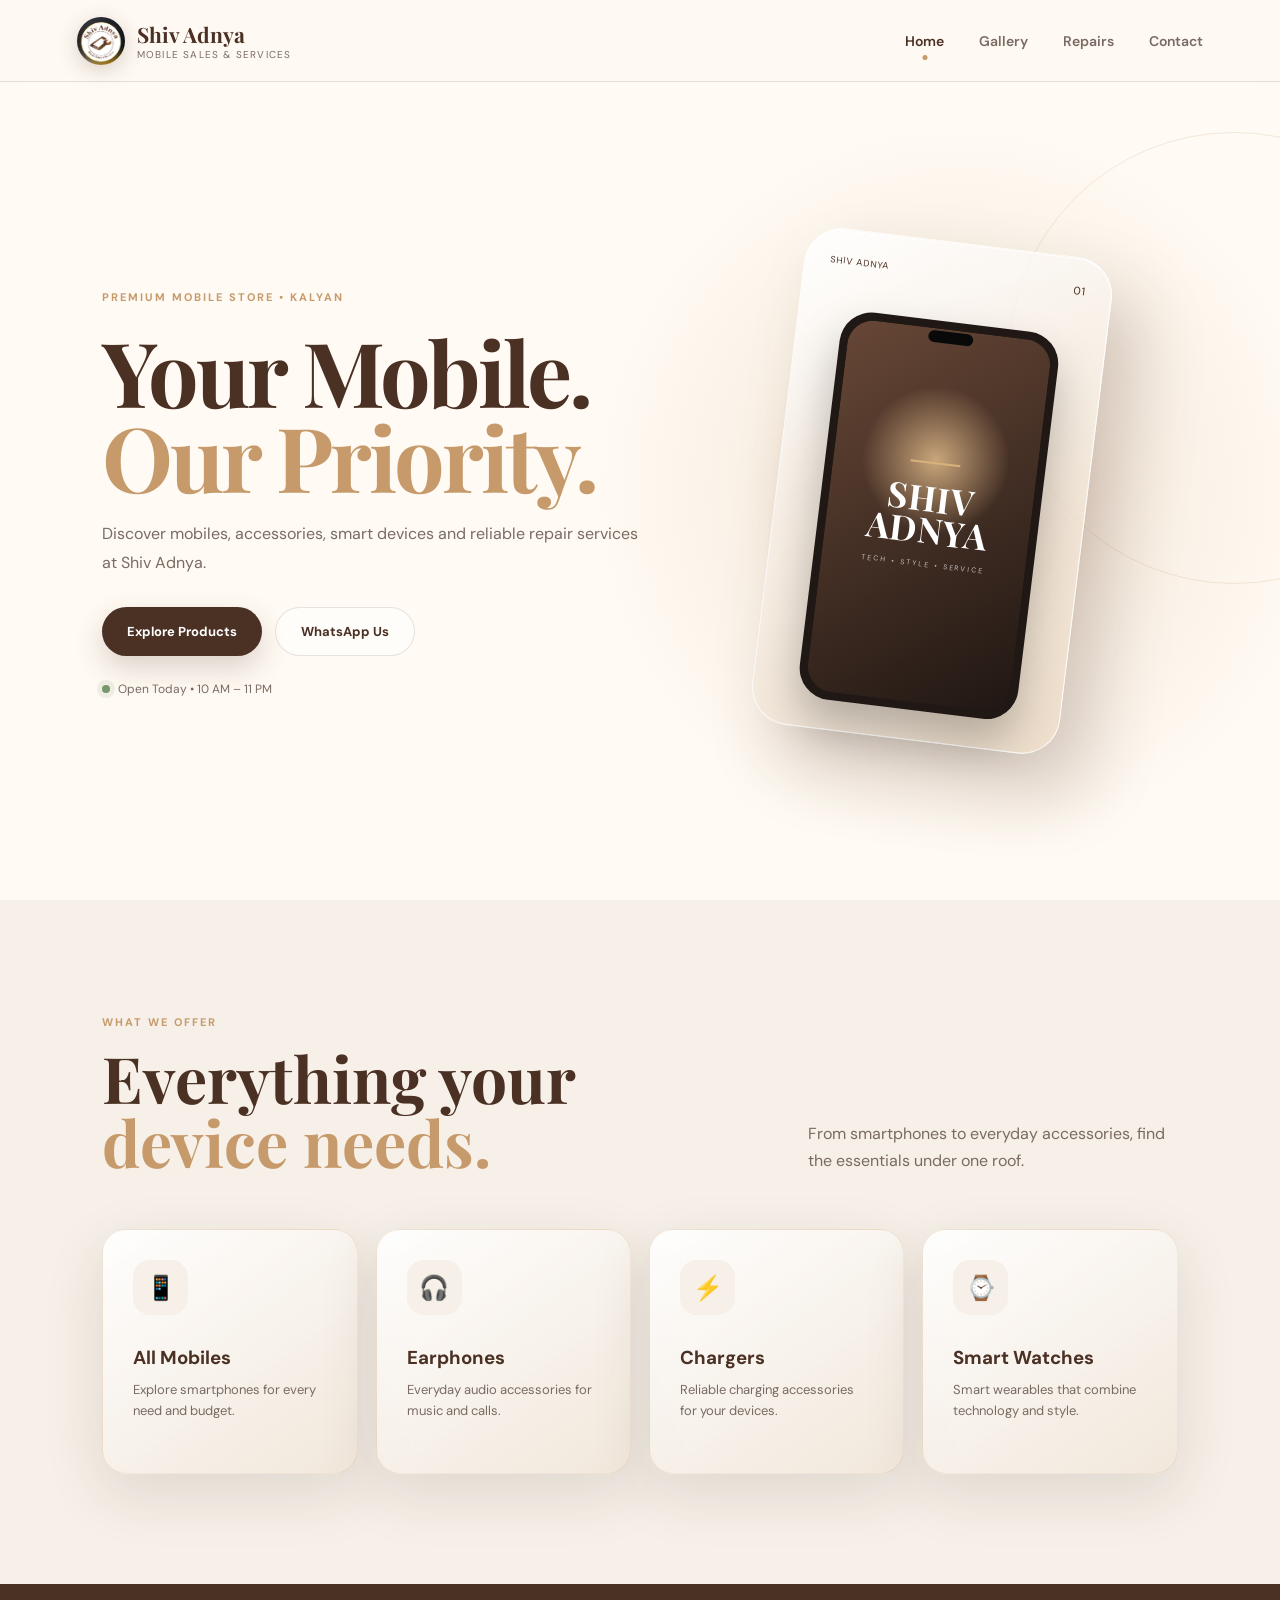
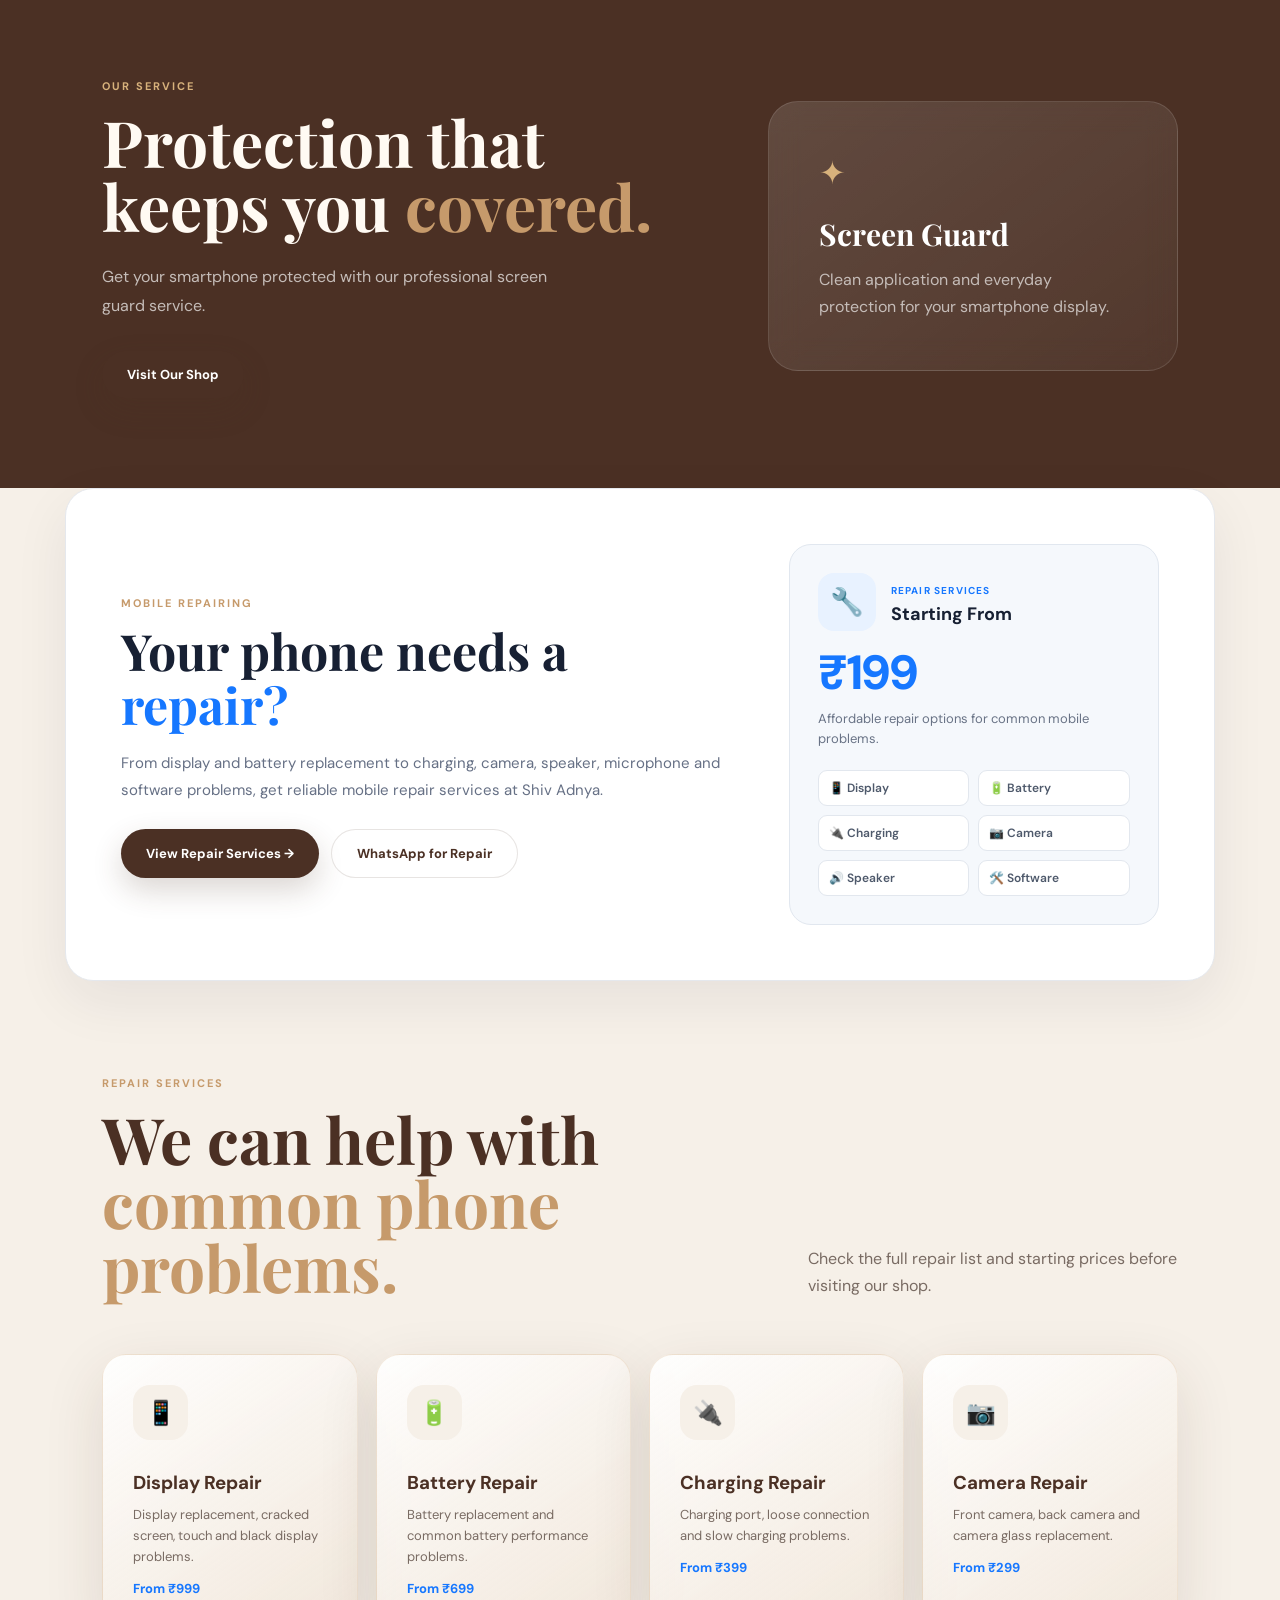
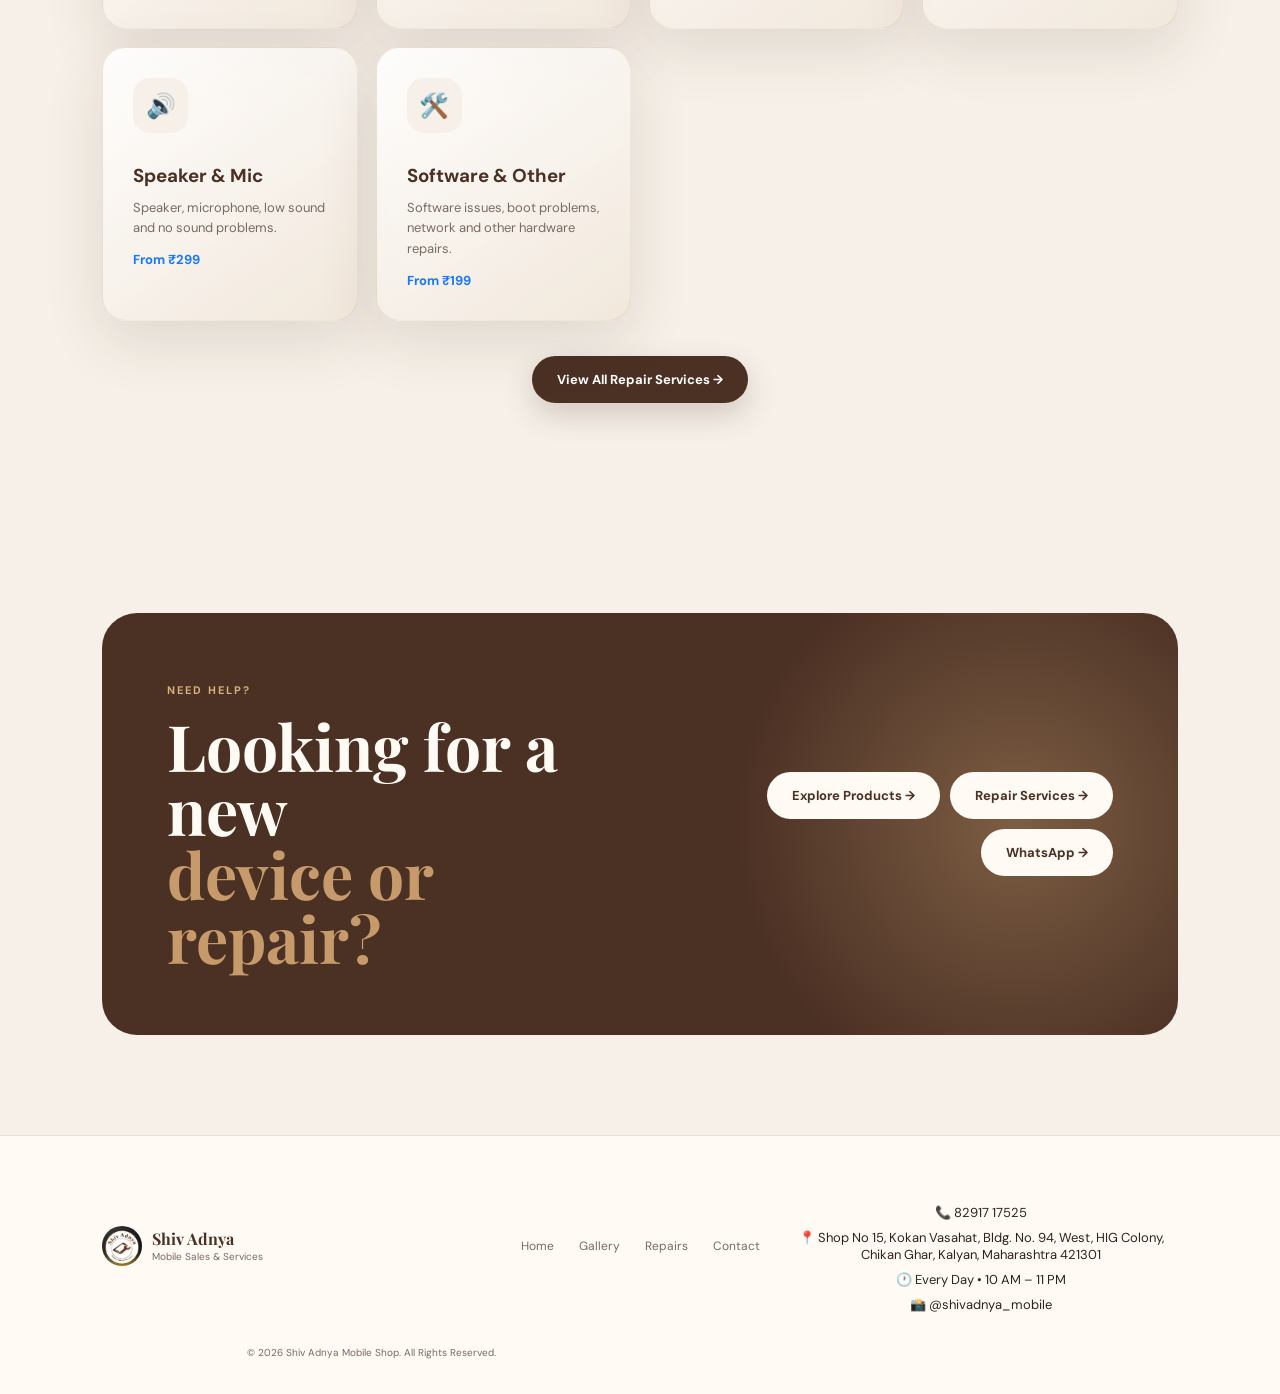
<file: index.html>
<!DOCTYPE html>
<html lang="en">

<head>

    <!-- BASIC SEO -->
    <meta charset="UTF-8">

    <meta name="viewport" content="width=device-width, initial-scale=1.0">

    <title>Shiv Adnya Mobile Shop | Mobiles, Accessories & Repair in Kalyan</title>

    <meta name="description"
        content="Shiv Adnya Mobile Shop in Chikan Ghar, Kalyan. Buy mobiles, earphones, chargers and smart watches. Get affordable mobile repair, display, battery, charging, camera and software services. Open daily 10 AM to 11 PM.">

    <meta name="keywords"
        content="Shiv Adnya Mobile Shop, mobile shop in Kalyan, mobile repair Kalyan, mobile repairing shop Kalyan, phone repair Kalyan, display replacement Kalyan, battery replacement Kalyan, charging port repair Kalyan, mobile accessories Kalyan, Chikan Ghar mobile shop, earphones Kalyan, chargers Kalyan, smart watches Kalyan">

    <meta name="author" content="Shiv Adnya Mobile Shop">

    <meta name="robots" content="index, follow">

    <!-- CANONICAL -->
    <link rel="canonical"
        href="https://harshwebstudio.github.io/SHIV-ADNYA/">


    <!-- THEME -->
    <meta name="theme-color" content="#ffffff">


    <!-- OPEN GRAPH -->
    <meta property="og:type"
        content="business.business">

    <meta property="og:title"
        content="Shiv Adnya Mobile Shop | Mobiles, Accessories & Repair in Kalyan">

    <meta property="og:description"
        content="Mobiles, accessories, screen guard and affordable mobile repair services at Shiv Adnya Mobile Shop, Chikan Ghar, Kalyan.">

    <meta property="og:url"
        content="https://harshwebstudio.github.io/SHIV-ADNYA/">

    <meta property="og:image"
        content="https://harshwebstudio.github.io/SHIV-ADNYA/images/logo.jpg">

    <meta property="og:site_name"
        content="Shiv Adnya Mobile Shop">


    <!-- TWITTER / X -->
    <meta name="twitter:card"
        content="summary_large_image">

    <meta name="twitter:title"
        content="Shiv Adnya Mobile Shop | Kalyan">

    <meta name="twitter:description"
        content="Mobiles, accessories, screen guard and mobile repair services in Chikan Ghar, Kalyan.">

    <meta name="twitter:image"
        content="https://harshwebstudio.github.io/SHIV-ADNYA/images/logo.jpg">


    <!-- GOOGLE FONTS -->
    <link rel="preconnect"
        href="https://fonts.googleapis.com">

    <link rel="preconnect"
        href="https://fonts.gstatic.com"
        crossorigin>

    <link
        href="https://fonts.googleapis.com/css2?family=DM+Sans:wght@400;500;600;700&family=Playfair+Display:wght@500;600;700&display=swap"
        rel="stylesheet">


    <!-- CSS -->
    <link rel="stylesheet"
        href="style.css">


    <!-- LOCAL BUSINESS STRUCTURED DATA -->
    <script type="application/ld+json">
    {
        "@context": "https://schema.org",
        "@type": "MobilePhoneStore",

        "name": "Shiv Adnya Mobile Shop",

        "url": "https://harshwebstudio.github.io/SHIV-ADNYA/",

        "logo": "https://harshwebstudio.github.io/SHIV-ADNYA/images/logo.jpg",

        "image": "https://harshwebstudio.github.io/SHIV-ADNYA/images/logo.jpg",

        "telephone": "+91-8291717525",

        "description": "Shiv Adnya Mobile Shop in Chikan Ghar, Kalyan offering mobiles, earphones, chargers, smart watches, screen guard and mobile repair services.",

        "address": {
            "@type": "PostalAddress",
            "streetAddress": "Shop No 15, Kokan Vasahat, Bldg. No. 94, West, HIG Colony, Chikan Ghar",
            "addressLocality": "Kalyan",
            "addressRegion": "Maharashtra",
            "postalCode": "421301",
            "addressCountry": "IN"
        },

        "openingHoursSpecification": [
            {
                "@type": "OpeningHoursSpecification",
                "dayOfWeek": [
                    "Monday",
                    "Tuesday",
                    "Wednesday",
                    "Thursday",
                    "Friday",
                    "Saturday",
                    "Sunday"
                ],
                "opens": "10:00",
                "closes": "23:00"
            }
        ],

        "hasMap": "https://maps.app.goo.gl/rnq4y5nij6KvbaXi7",

        "areaServed": {
            "@type": "City",
            "name": "Kalyan"
        },

        "sameAs": [
            "https://instagram.com/shivadnya_mobile"
        ]
    }
    </script>

</head>


<body>


<!-- ================================
     NAVBAR
================================ -->

<header class="navbar">

    <a href="index.html"
        class="brand">

        <img
            src="images/logo.jpg"
            alt="Shiv Adnya Mobile Shop Kalyan Logo">

        <div>

            <strong>
                Shiv Adnya
            </strong>

            <span>
                Mobile Sales & Services
            </span>

        </div>

    </a>


    <button
        class="menu-btn"
        id="menuBtn"
        aria-label="Open navigation menu">

        ☰

    </button>


    <nav id="navMenu">

        <a
            href="index.html"
            class="active">

            Home

        </a>


        <a href="gallery.html">

            Gallery

        </a>


        <a href="repair.html">

            Repairs

        </a>


        <a href="contact.html">

            Contact

        </a>

    </nav>

</header>



<!-- ================================
     HERO
================================ -->

<section class="hero">

    <div class="hero-content">

        <div class="eyebrow">

            PREMIUM MOBILE STORE • KALYAN

        </div>


        <h1>

            Your Mobile.
            <span>Our Priority.</span>

        </h1>


        <p>

            Discover mobiles, accessories, smart devices
            and reliable repair services at Shiv Adnya.

        </p>


        <div class="hero-buttons">

            <a
                class="btn primary"
                href="gallery.html">

                Explore Products

            </a>


            <a
                class="btn secondary"
                href="https://wa.me/918291717525"
                target="_blank"
                rel="noopener">

                WhatsApp Us

            </a>

        </div>


        <div class="open-status">

            <span></span>

            Open Today • 10 AM – 11 PM

        </div>

    </div>



    <div class="hero-visual">

        <div class="glow"></div>


        <div class="device-card">

            <div class="device-top">

                <small>
                    SHIV ADNYA
                </small>

                <span>
                    01
                </span>

            </div>


            <div class="phone-shape">

                <div class="phone-camera"></div>


                <div class="phone-screen">

                    <div class="screen-line"></div>

                    <strong>

                        SHIV<br>
                        ADNYA

                    </strong>

                    <small>

                        TECH • STYLE • SERVICE

                    </small>

                </div>

            </div>

        </div>

    </div>

</section>



<!-- ================================
     CATEGORIES
================================ -->

<section class="section">

    <div class="section-heading">

        <div>

            <span class="mini-title">

                WHAT WE OFFER

            </span>


            <h2>

                Everything your<br>
                <span>device needs.</span>

            </h2>

        </div>


        <p>

            From smartphones to everyday accessories,
            find the essentials under one roof.

        </p>

    </div>


    <div class="category-grid">


        <div class="category-card">

            <div class="icon">
                📱
            </div>

            <h3>
                All Mobiles
            </h3>

            <p>
                Explore smartphones for every need and budget.
            </p>

        </div>



        <div class="category-card">

            <div class="icon">
                🎧
            </div>

            <h3>
                Earphones
            </h3>

            <p>
                Everyday audio accessories for music and calls.
            </p>

        </div>



        <div class="category-card">

            <div class="icon">
                ⚡
            </div>

            <h3>
                Chargers
            </h3>

            <p>
                Reliable charging accessories for your devices.
            </p>

        </div>



        <div class="category-card">

            <div class="icon">
                ⌚
            </div>

            <h3>
                Smart Watches
            </h3>

            <p>
                Smart wearables that combine technology and style.
            </p>

        </div>


    </div>

</section>



<!-- ================================
     SCREEN GUARD SERVICE
================================ -->

<section class="service-section">

    <div class="service-content">

        <span class="mini-title">

            OUR SERVICE

        </span>


        <h2>

            Protection that<br>
            keeps you <span>covered.</span>

        </h2>


        <p>

            Get your smartphone protected with our
            professional screen guard service.

        </p>


        <a
            href="contact.html"
            class="btn primary">

            Visit Our Shop

        </a>

    </div>


    <div class="service-box">

        <div class="service-icon">
            ✦
        </div>


        <h3>
            Screen Guard
        </h3>


        <p>

            Clean application and everyday protection
            for your smartphone display.

        </p>

    </div>

    </section>
   <!-- ================================
     MOBILE REPAIR SECTION
================================ -->

<section class="repair-home-section">

    <div class="repair-home-content">

        <span class="mini-title">

            MOBILE REPAIRING

        </span>


        <h2>

            Your phone needs a<br>
            <span>repair?</span>

        </h2>


        <p>

            From display and battery replacement to charging,
            camera, speaker, microphone and software problems,
            get reliable mobile repair services at Shiv Adnya.

        </p>


        <div class="repair-home-buttons">

            <a
                href="repair.html"
                class="btn primary">

                View Repair Services →

            </a>


            <a
                href="https://wa.me/918291717525?text=Hello%20Shiv%20Adnya%20Mobile%20Shop%2C%20I%20need%20mobile%20repair%20service."
                target="_blank"
                rel="noopener"
                class="btn secondary">

                WhatsApp for Repair

            </a>

        </div>

    </div>



    <!-- REPAIR PRICE CARD -->

    <div class="repair-price-card">

        <div class="repair-card-top">

            <div class="repair-big-icon">
                🔧
            </div>


            <div>

                <span>
                    REPAIR SERVICES
                </span>

                <h3>
                    Starting From
                </h3>

            </div>

        </div>


        <div class="repair-price">

            ₹199

        </div>


        <p>

            Affordable repair options for common
            mobile problems.

        </p>


        <div class="repair-mini-list">

            <span>
                📱 Display
            </span>

            <span>
                🔋 Battery
            </span>

            <span>
                🔌 Charging
            </span>

            <span>
                📷 Camera
            </span>

            <span>
                🔊 Speaker
            </span>

            <span>
                🛠️ Software
            </span>

        </div>

    </div>

</section>



<!-- ================================
     REPAIR HIGHLIGHTS
================================ -->

<section class="section repair-highlights">

    <div class="section-heading">

        <div>

            <span class="mini-title">

                REPAIR SERVICES

            </span>


            <h2>

                We can help with<br>
                <span>common phone problems.</span>

            </h2>

        </div>


        <p>

            Check the full repair list and starting prices
            before visiting our shop.

        </p>

    </div>


    <div class="category-grid repair-category-grid">


        <div class="category-card">

            <div class="icon">
                📱
            </div>

            <h3>
                Display Repair
            </h3>

            <p>
                Display replacement, cracked screen,
                touch and black display problems.
            </p>

            <strong class="repair-start-price">
                From ₹999
            </strong>

        </div>



        <div class="category-card">

            <div class="icon">
                🔋
            </div>

            <h3>
                Battery Repair
            </h3>

            <p>
                Battery replacement and common
                battery performance problems.
            </p>

            <strong class="repair-start-price">
                From ₹699
            </strong>

        </div>



        <div class="category-card">

            <div class="icon">
                🔌
            </div>

            <h3>
                Charging Repair
            </h3>

            <p>
                Charging port, loose connection
                and slow charging problems.
            </p>

            <strong class="repair-start-price">
                From ₹399
            </strong>

        </div>



        <div class="category-card">

            <div class="icon">
                📷
            </div>

            <h3>
                Camera Repair
            </h3>

            <p>
                Front camera, back camera and
                camera glass replacement.
            </p>

            <strong class="repair-start-price">
                From ₹299
            </strong>

        </div>



        <div class="category-card">

            <div class="icon">
                🔊
            </div>

            <h3>
                Speaker & Mic
            </h3>

            <p>
                Speaker, microphone, low sound
                and no sound problems.
            </p>

            <strong class="repair-start-price">
                From ₹299
            </strong>

        </div>



        <div class="category-card">

            <div class="icon">
                🛠️
            </div>

            <h3>
                Software & Other
            </h3>

            <p>
                Software issues, boot problems,
                network and other hardware repairs.
            </p>

            <strong class="repair-start-price">
                From ₹199
            </strong>

        </div>

    </div>


    <div class="repair-view-all">

        <a
            href="repair.html"
            class="btn primary">

            View All Repair Services →

        </a>

    </div>

</section>



<!-- ================================
     CTA
================================ -->

<section class="cta">

    <div>

        <span class="mini-title">
            NEED HELP?
        </span>


        <h2>

            Looking for a new<br>
            <span>device or repair?</span>

        </h2>

    </div>


    <div class="cta-buttons">

        <a
            href="gallery.html"
            class="btn light">

            Explore Products →

        </a>


        <a
            href="repair.html"
            class="btn light">

            Repair Services →

        </a>


        <a
            href="https://wa.me/918291717525"
            target="_blank"
            rel="noopener"
            class="btn light">

            WhatsApp →

        </a>

    </div>

</section>



<!-- ================================
     FOOTER
================================ -->

<footer>

    <div class="footer-brand">

        <img
            src="images/logo.jpg"
            alt="Shiv Adnya Mobile Shop">

        <div>

            <strong>
                Shiv Adnya
            </strong>

            <p>
                Mobile Sales & Services
            </p>

        </div>

    </div>



    <div class="footer-links">

        <a href="index.html">
            Home
        </a>


        <a href="gallery.html">
            Gallery
        </a>


        <a href="repair.html">
            Repairs
        </a>


        <a href="contact.html">
            Contact
        </a>

    </div>



    <div class="footer-contact">

        <p>
            📞 <a href="tel:+918291717525">
                82917 17525
            </a>
        </p>


        <p>
            📍 Shop No 15, Kokan Vasahat,
            Bldg. No. 94, West, HIG Colony,
            Chikan Ghar, Kalyan,
            Maharashtra 421301
        </p>


        <p>
            🕐 Every Day • 10 AM – 11 PM
        </p>


        <p>
            📸 <a
                href="https://instagram.com/shivadnya_mobile"
                target="_blank"
                rel="noopener">
                @shivadnya_mobile
            </a>
        </p>

    </div>



    <p class="copyright">

        © 2026 Shiv Adnya Mobile Shop.
        All Rights Reserved.

    </p>

</footer>
    <!-- ================================
     REPAIR SECTION STYLES
================================ -->

<style>

.repair-home-section {

    max-width: 1150px;

    margin: 0 auto 80px;

    padding: 55px;

    border-radius: 28px;

    background: #ffffff;

    border: 1px solid #e5e8ed;

    display: grid;

    grid-template-columns: 1.25fr 0.75fr;

    gap: 50px;

    align-items: center;

    box-shadow: 0 20px 55px rgba(25, 35, 50, 0.07);

}


.repair-home-content .mini-title {

    display: inline-block;

    margin-bottom: 14px;

}


.repair-home-content h2 {

    font-family: "Playfair Display", serif;

    font-size: clamp(32px, 5vw, 50px);

    line-height: 1.08;

    margin-bottom: 18px;

    color: #172033;

}


.repair-home-content h2 span {

    color: #1677ff;

}


.repair-home-content p {

    max-width: 600px;

    color: #667085;

    font-size: 15px;

    line-height: 1.8;

    margin-bottom: 25px;

}


.repair-home-buttons {

    display: flex;

    flex-wrap: wrap;

    gap: 12px;

}


.repair-price-card {

    padding: 28px;

    border-radius: 22px;

    background: #f5f8fc;

    border: 1px solid #e1e7ef;

}


.repair-card-top {

    display: flex;

    align-items: center;

    gap: 15px;

    margin-bottom: 18px;

}


.repair-big-icon {

    width: 58px;

    height: 58px;

    border-radius: 16px;

    display: flex;

    align-items: center;

    justify-content: center;

    background: #e8f2ff;

    font-size: 27px;

}


.repair-card-top span {

    font-size: 10px;

    font-weight: 700;

    letter-spacing: 1.2px;

    color: #1677ff;

}


.repair-card-top h3 {

    font-size: 18px;

    margin-top: 3px;

    color: #172033;

}


.repair-price {

    font-size: 48px;

    font-weight: 800;

    line-height: 1;

    color: #1677ff;

    margin-bottom: 12px;

}


.repair-price-card > p {

    color: #697386;

    font-size: 13px;

    line-height: 1.6;

    margin-bottom: 20px;

}


.repair-mini-list {

    display: grid;

    grid-template-columns: 1fr 1fr;

    gap: 9px;

}


.repair-mini-list span {

    padding: 9px 10px;

    border-radius: 9px;

    background: #ffffff;

    border: 1px solid #e2e7ee;

    color: #4e596b;

    font-size: 12px;

    font-weight: 600;

}


.repair-highlights {

    padding-top: 10px;

}


.repair-category-grid .category-card {

    position: relative;

}


.repair-start-price {

    display: inline-block;

    margin-top: 12px;

    color: #1677ff;

    font-size: 13px;

}


.repair-view-all {

    display: flex;

    justify-content: center;

    margin-top: 35px;

}


.cta-buttons {

    display: flex;

    flex-wrap: wrap;

    gap: 10px;

    justify-content: flex-end;

}


.footer-contact {

    max-width: 650px;

    margin: 25px auto 0;

    text-align: center;

}


.footer-contact p {

    margin: 8px 0;

    font-size: 13px;

}


.footer-contact a {

    text-decoration: none;

}


/* TABLET */

@media (max-width: 900px) {

    .repair-home-section {

        grid-template-columns: 1fr;

        gap: 35px;

        margin-left: 20px;

        margin-right: 20px;

    }


    .cta-buttons {

        justify-content: flex-start;

        margin-top: 20px;

    }

}


/* MOBILE */

@media (max-width: 600px) {

    .repair-home-section {

        padding: 30px 20px;

        border-radius: 22px;

        margin-left: 15px;

        margin-right: 15px;

        margin-bottom: 55px;

    }


    .repair-home-buttons {

        flex-direction: column;

    }


    .repair-home-buttons .btn {

        width: 100%;

        text-align: center;

    }


    .repair-price {

        font-size: 42px;

    }


    .repair-mini-list {

        grid-template-columns: 1fr 1fr;

    }


    .cta-buttons {

        flex-direction: column;

        width: 100%;

    }


    .cta-buttons .btn {

        width: 100%;

        text-align: center;

    }


    .footer-contact {

        padding: 0 10px;

    }

}

</style>



<!-- ================================
     JAVASCRIPT
================================ -->

<script src="script.js"></script>

</body>

</html>
</file>
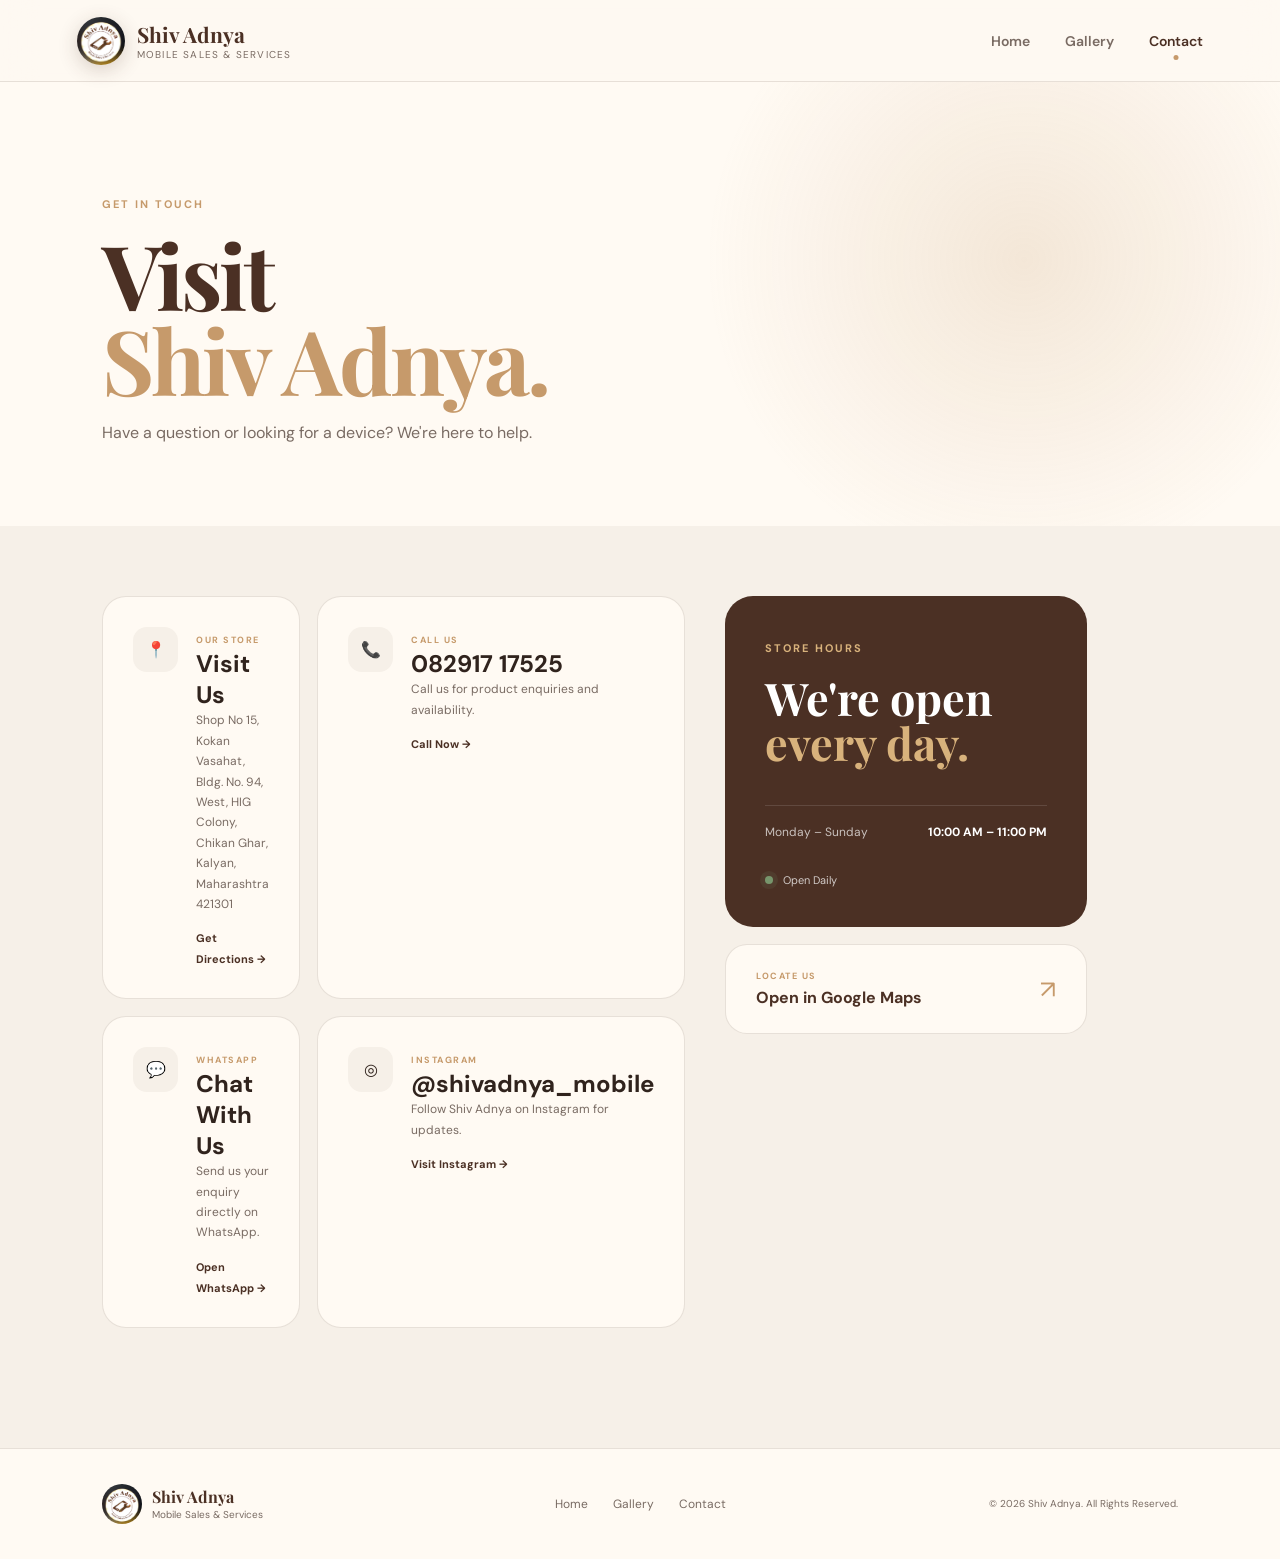
<file: contact.html>
<!DOCTYPE html>
<html lang="en">
<head>

    <!-- BASIC SEO -->
    <meta charset="UTF-8">
    <meta name="viewport" content="width=device-width, initial-scale=1.0">

    <title>Contact Shiv Adnya Mobile Shop | Kalyan</title>

    <meta name="description"
        content="Contact Shiv Adnya Mobile Shop in Chikan Ghar, Kalyan. Call or WhatsApp us for mobiles, earphones, chargers, smart watches and accessories. Open daily 10 AM to 11 PM.">

    <meta name="robots" content="index, follow">

    <meta name="author" content="Shiv Adnya">

    <meta name="theme-color" content="#ffffff">

    <!-- CANONICAL -->
    <link rel="canonical"
        href="https://harshwebstudio.github.io/SHIV-ADNYA/contact.html">


    <!-- OPEN GRAPH -->
    <meta property="og:type" content="website">

    <meta property="og:title"
        content="Contact Shiv Adnya Mobile Shop | Kalyan">

    <meta property="og:description"
        content="Visit, call or WhatsApp Shiv Adnya Mobile Shop in Chikan Ghar, Kalyan for mobiles and mobile accessories.">

    <meta property="og:url"
        content="https://harshwebstudio.github.io/SHIV-ADNYA/contact.html">

    <meta property="og:image"
        content="https://harshwebstudio.github.io/SHIV-ADNYA/images/logo.jpg">

    <meta property="og:site_name"
        content="Shiv Adnya Mobile Shop">


    <!-- TWITTER / X -->
    <meta name="twitter:card"
        content="summary_large_image">

    <meta name="twitter:title"
        content="Contact Shiv Adnya Mobile Shop | Kalyan">

    <meta name="twitter:description"
        content="Contact Shiv Adnya Mobile Shop in Chikan Ghar, Kalyan by phone, WhatsApp or Google Maps.">

    <meta name="twitter:image"
        content="https://harshwebstudio.github.io/SHIV-ADNYA/images/logo.jpg">


    <!-- GOOGLE FONTS -->
    <link rel="preconnect"
        href="https://fonts.googleapis.com">

    <link rel="preconnect"
        href="https://fonts.gstatic.com"
        crossorigin>

    <link
        href="https://fonts.googleapis.com/css2?family=DM+Sans:wght@400;500;600;700&family=Playfair+Display:wght@500;600;700&display=swap"
        rel="stylesheet">


    <!-- CSS -->
    <link rel="stylesheet" href="style.css">


    <!-- LOCAL BUSINESS STRUCTURED DATA -->
    <script type="application/ld+json">
    {
        "@context": "https://schema.org",
        "@type": "MobilePhoneStore",

        "name": "Shiv Adnya Mobile Shop",

        "url": "https://harshwebstudio.github.io/SHIV-ADNYA/contact.html",

        "logo": "https://harshwebstudio.github.io/SHIV-ADNYA/images/logo.jpg",

        "image": "https://harshwebstudio.github.io/SHIV-ADNYA/images/logo.jpg",

        "telephone": "+91-8291717525",

        "description": "Shiv Adnya Mobile Shop in Chikan Ghar, Kalyan offering mobiles, earphones, chargers, smart watches and mobile accessories.",

        "address": {
            "@type": "PostalAddress",
            "streetAddress": "Shop No 15, Kokan Vasahat, Bldg. No. 94, West, HIG Colony, Chikan Ghar",
            "addressLocality": "Kalyan",
            "addressRegion": "Maharashtra",
            "postalCode": "421301",
            "addressCountry": "IN"
        },

        "openingHoursSpecification": [
            {
                "@type": "OpeningHoursSpecification",
                "dayOfWeek": [
                    "Monday",
                    "Tuesday",
                    "Wednesday",
                    "Thursday",
                    "Friday",
                    "Saturday",
                    "Sunday"
                ],
                "opens": "10:00",
                "closes": "23:00"
            }
        ],

        "hasMap": "https://maps.app.goo.gl/73SyTs3Kj4CrcUft5",

        "areaServed": {
            "@type": "City",
            "name": "Kalyan"
        }
    }
    </script>

</head>


<body>


<!-- NAVBAR -->
<header class="navbar">

    <a href="index.html" class="brand">

        <img
            src="images/logo.jpg"
            alt="Shiv Adnya Mobile Shop logo">

        <div>

            <strong>
                Shiv Adnya
            </strong>

            <span>
                Mobile Sales & Services
            </span>

        </div>

    </a>


    <button
        class="menu-btn"
        id="menuBtn"
        type="button"
        aria-label="Open navigation menu"
        aria-controls="navMenu"
        aria-expanded="false">

        ☰

    </button>


    <nav id="navMenu" aria-label="Main navigation">

        <a href="index.html">
            Home
        </a>

        <a href="gallery.html">
            Gallery
        </a>

        <a
            href="contact.html"
            class="active"
            aria-current="page">

            Contact

        </a>

    </nav>

</header>


<!-- PAGE HEADER -->
<section class="page-header">

    <span class="mini-title">
        GET IN TOUCH
    </span>

    <h1>
        Visit<br>
        <span>Shiv Adnya.</span>
    </h1>

    <p>
        Have a question or looking for a device?
        We're here to help.
    </p>

</section>


<!-- CONTACT SECTION -->
<section class="contact-section">


    <div class="contact-info">


        <!-- STORE -->
        <div class="contact-card">

            <div
                class="contact-icon"
                aria-hidden="true">
                📍
            </div>

            <div>

                <span>
                    OUR STORE
                </span>

                <h2>
                    Visit Us
                </h2>

                <p>
                    Shop No 15, Kokan Vasahat,<br>
                    Bldg. No. 94, West, HIG Colony,<br>
                    Chikan Ghar, Kalyan,<br>
                    Maharashtra 421301
                </p>

                <a
                    href="https://maps.app.goo.gl/73SyTs3Kj4CrcUft5"
                    target="_blank"
                    rel="noopener noreferrer">

                    Get Directions →

                </a>

            </div>

        </div>


        <!-- PHONE -->
        <div class="contact-card">

            <div
                class="contact-icon"
                aria-hidden="true">
                📞
            </div>

            <div>

                <span>
                    CALL US
                </span>

                <h2>
                    082917 17525
                </h2>

                <p>
                    Call us for product enquiries
                    and availability.
                </p>

                <a href="tel:+918291717525">

                    Call Now →

                </a>

            </div>

        </div>


        <!-- WHATSAPP -->
        <div class="contact-card">

            <div
                class="contact-icon"
                aria-hidden="true">
                💬
            </div>

            <div>

                <span>
                    WHATSAPP
                </span>

                <h2>
                    Chat With Us
                </h2>

                <p>
                    Send us your enquiry directly
                    on WhatsApp.
                </p>

                <a
                    href="https://wa.me/918291717525"
                    target="_blank"
                    rel="noopener noreferrer">

                    Open WhatsApp →

                </a>

            </div>

        </div>


        <!-- INSTAGRAM -->
        <div class="contact-card">

            <div
                class="contact-icon"
                aria-hidden="true">
                ◎
            </div>

            <div>

                <span>
                    INSTAGRAM
                </span>

                <h2>
                    @shivadnya_mobile
                </h2>

                <p>
                    Follow Shiv Adnya on Instagram
                    for updates.
                </p>

                <a
                    href="https://www.instagram.com/shivadnya_mobile?stkn=MWFnM3lxNHV6c2Z2dg=="
                    target="_blank"
                    rel="noopener noreferrer">

                    Visit Instagram →

                </a>

            </div>

        </div>


    </div>


    <!-- STORE HOURS -->
    <div class="contact-side">


        <div class="hours-card">

            <span class="mini-title">
                STORE HOURS
            </span>

            <h2>
                We're open<br>
                <span>every day.</span>
            </h2>


            <div class="hours-row">

                <span>
                    Monday – Sunday
                </span>

                <strong>
                    10:00 AM – 11:00 PM
                </strong>

            </div>


            <div class="open-now">

                <span></span>

                Open Daily

            </div>

        </div>


        <!-- GOOGLE MAPS -->
        <a
            class="map-button"
            href="https://maps.app.goo.gl/73SyTs3Kj4CrcUft5"
            target="_blank"
            rel="noopener noreferrer">

            <div>

                <small>
                    LOCATE US
                </small>

                <strong>
                    Open in Google Maps
                </strong>

            </div>

            <span>
                ↗
            </span>

        </a>


    </div>

</section>


<!-- FOOTER -->
<footer>


    <div class="footer-brand">

        <img
            src="images/logo.jpg"
            alt="Shiv Adnya Mobile Shop logo"
            loading="lazy">

        <div>

            <strong>
                Shiv Adnya
            </strong>

            <p>
                Mobile Sales & Services
            </p>

        </div>

    </div>


    <div class="footer-links">

        <a href="index.html">
            Home
        </a>

        <a href="gallery.html">
            Gallery
        </a>

        <a
            href="contact.html"
            aria-current="page">

            Contact

        </a>

    </div>


    <p class="copyright">

        © 2026 Shiv Adnya. All Rights Reserved.

    </p>

</footer>


<script src="script.js"></script>

</body>
    </html>
</file>
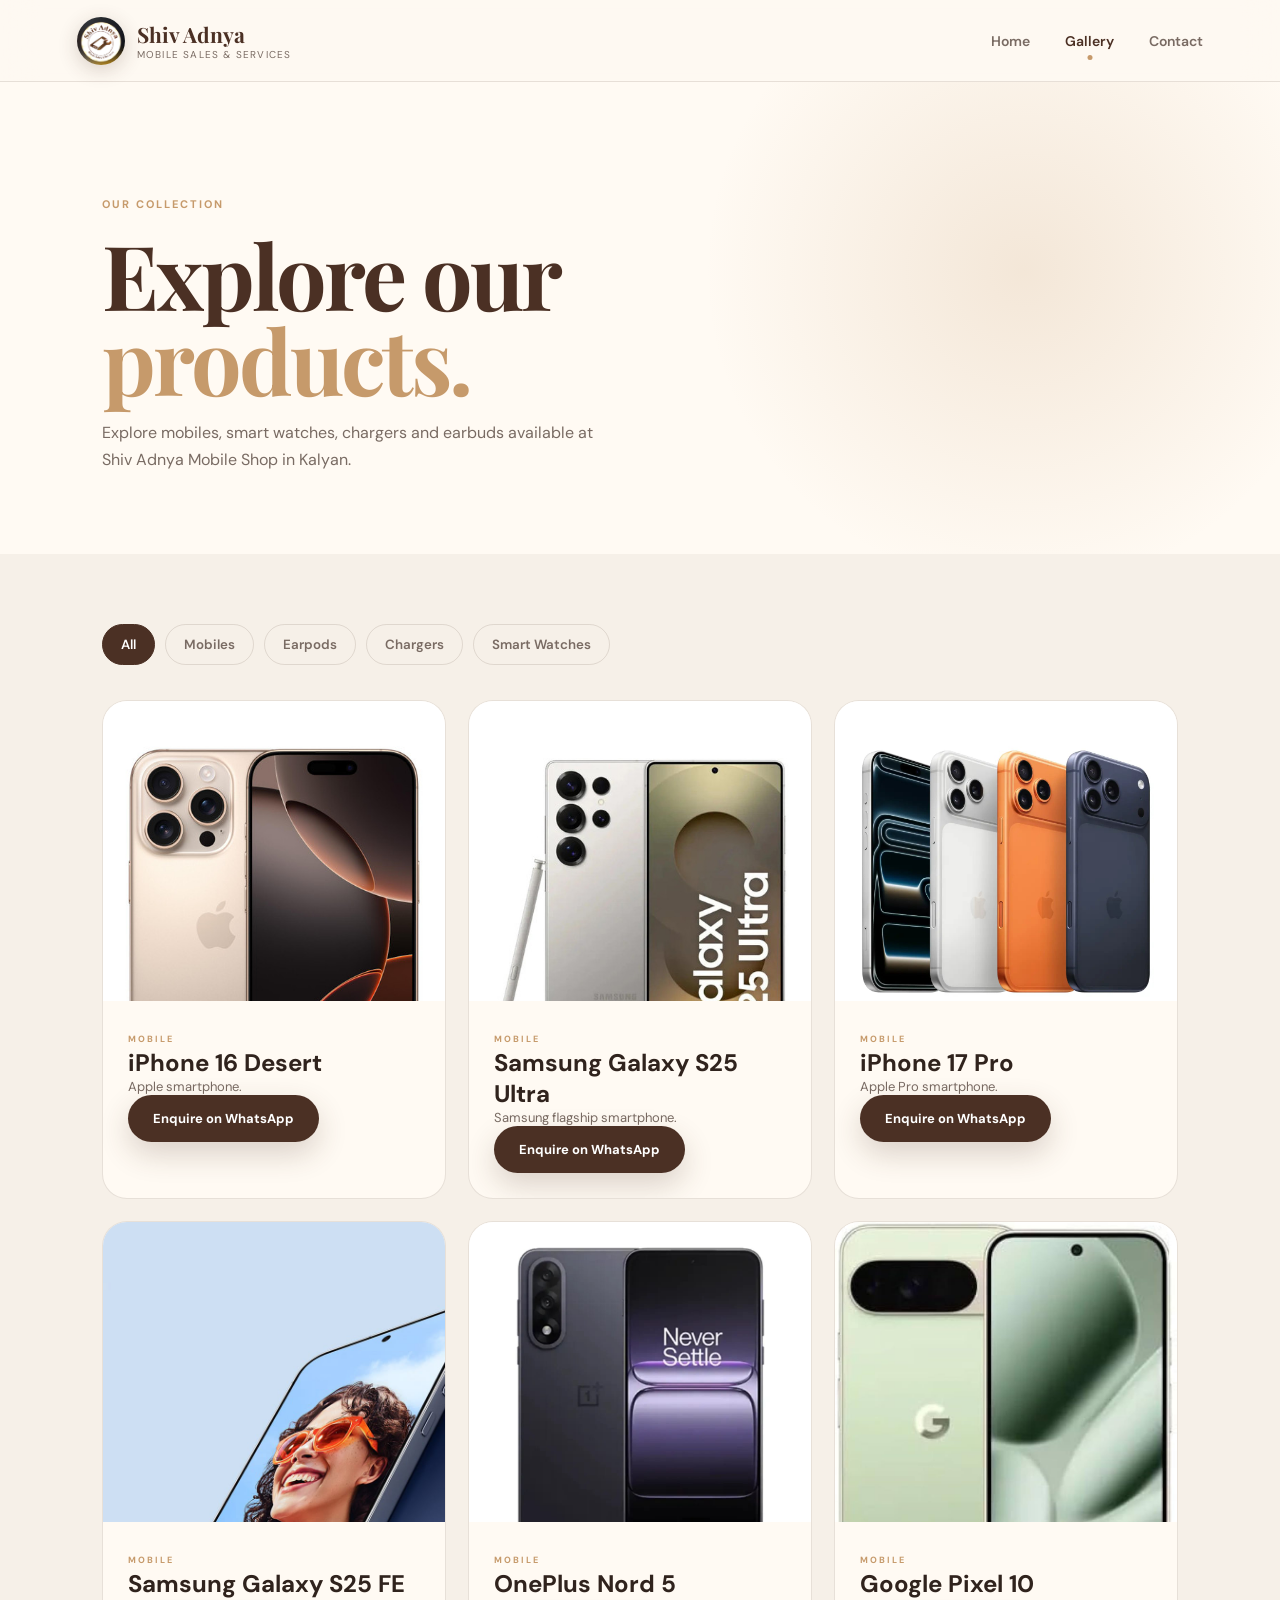
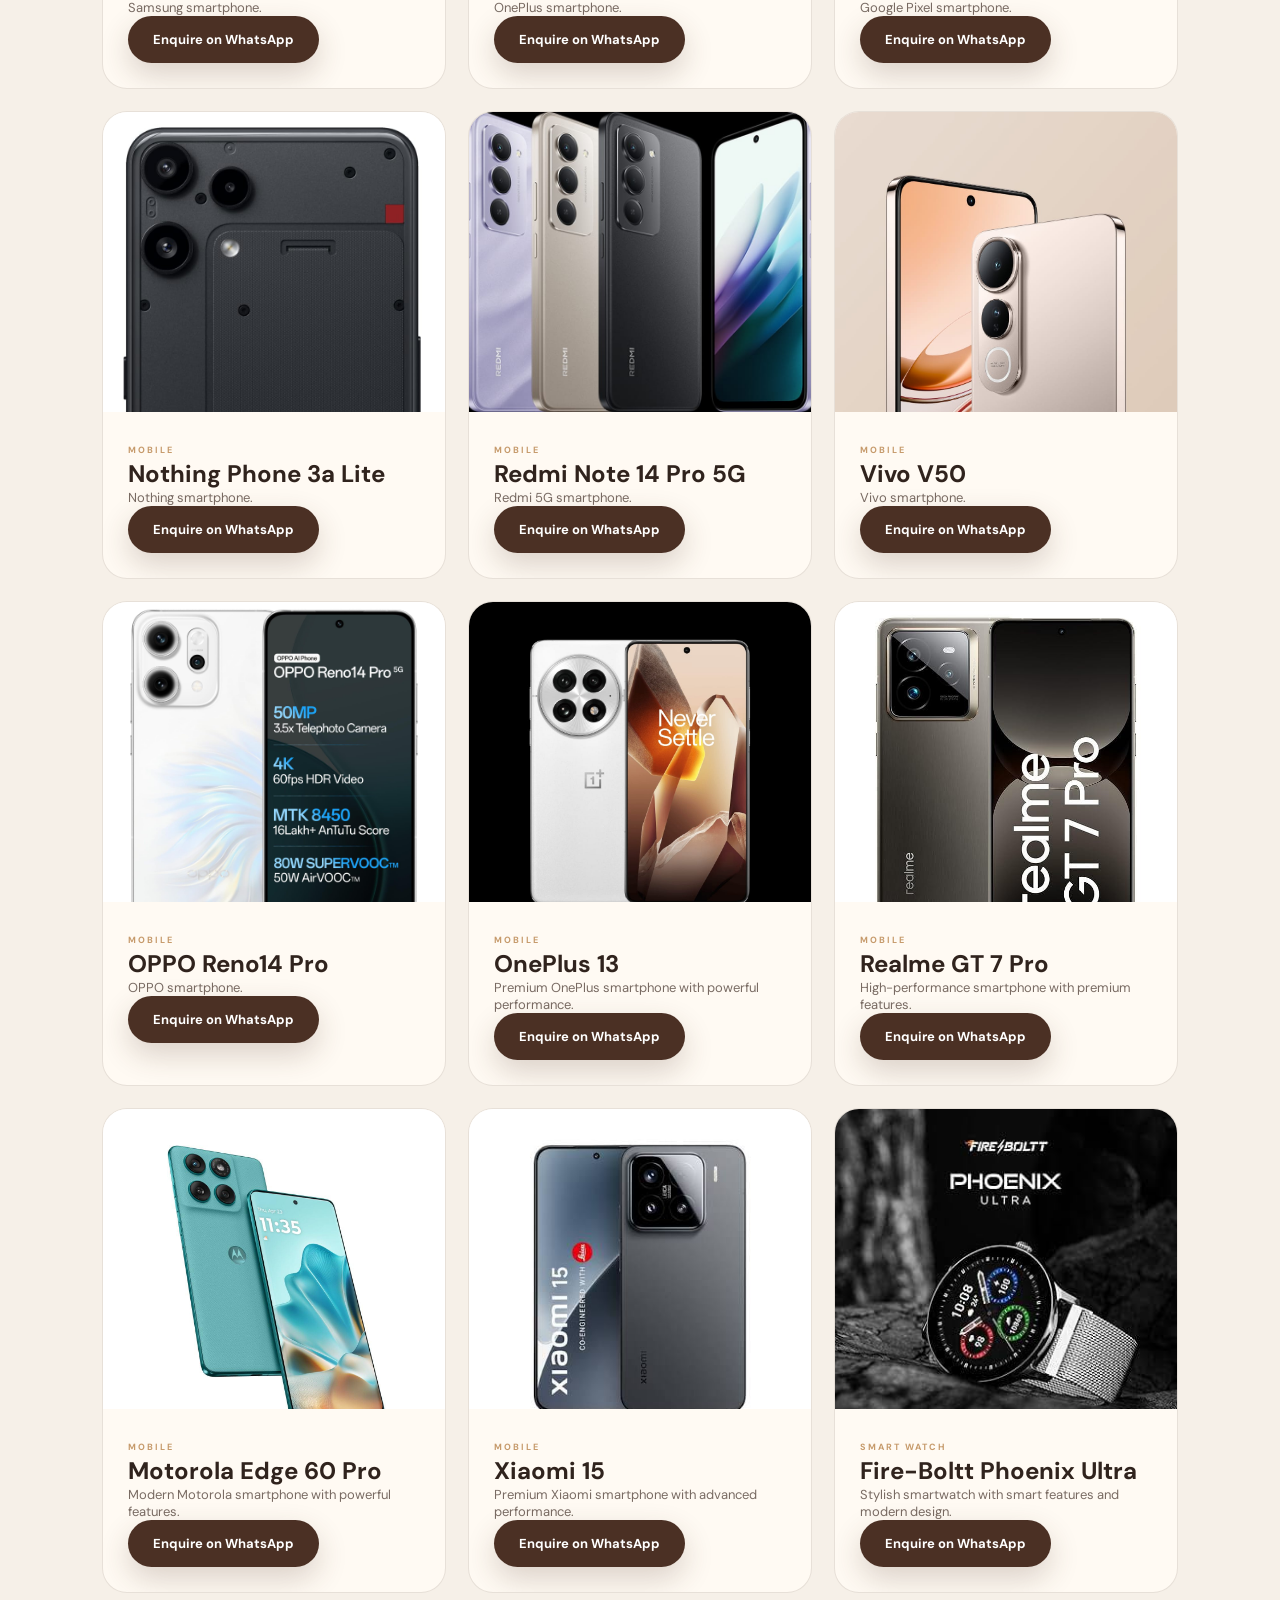
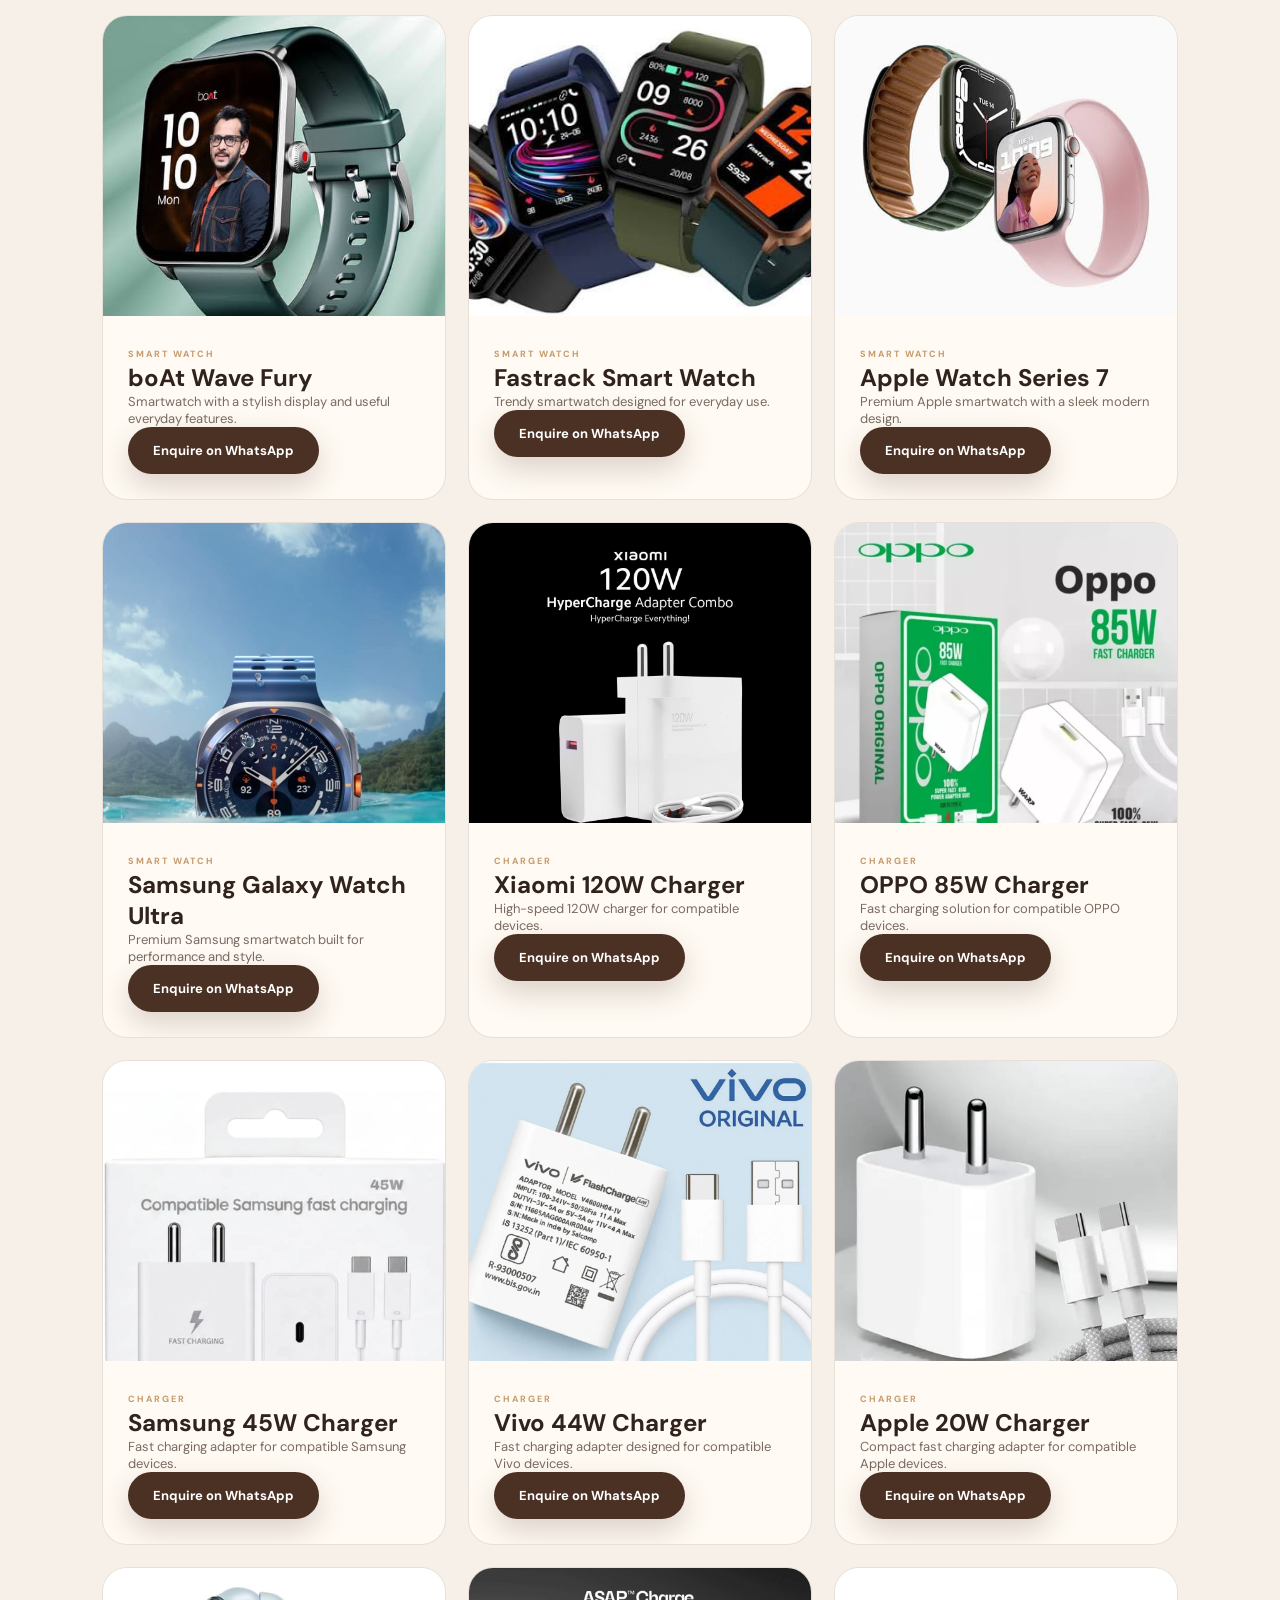
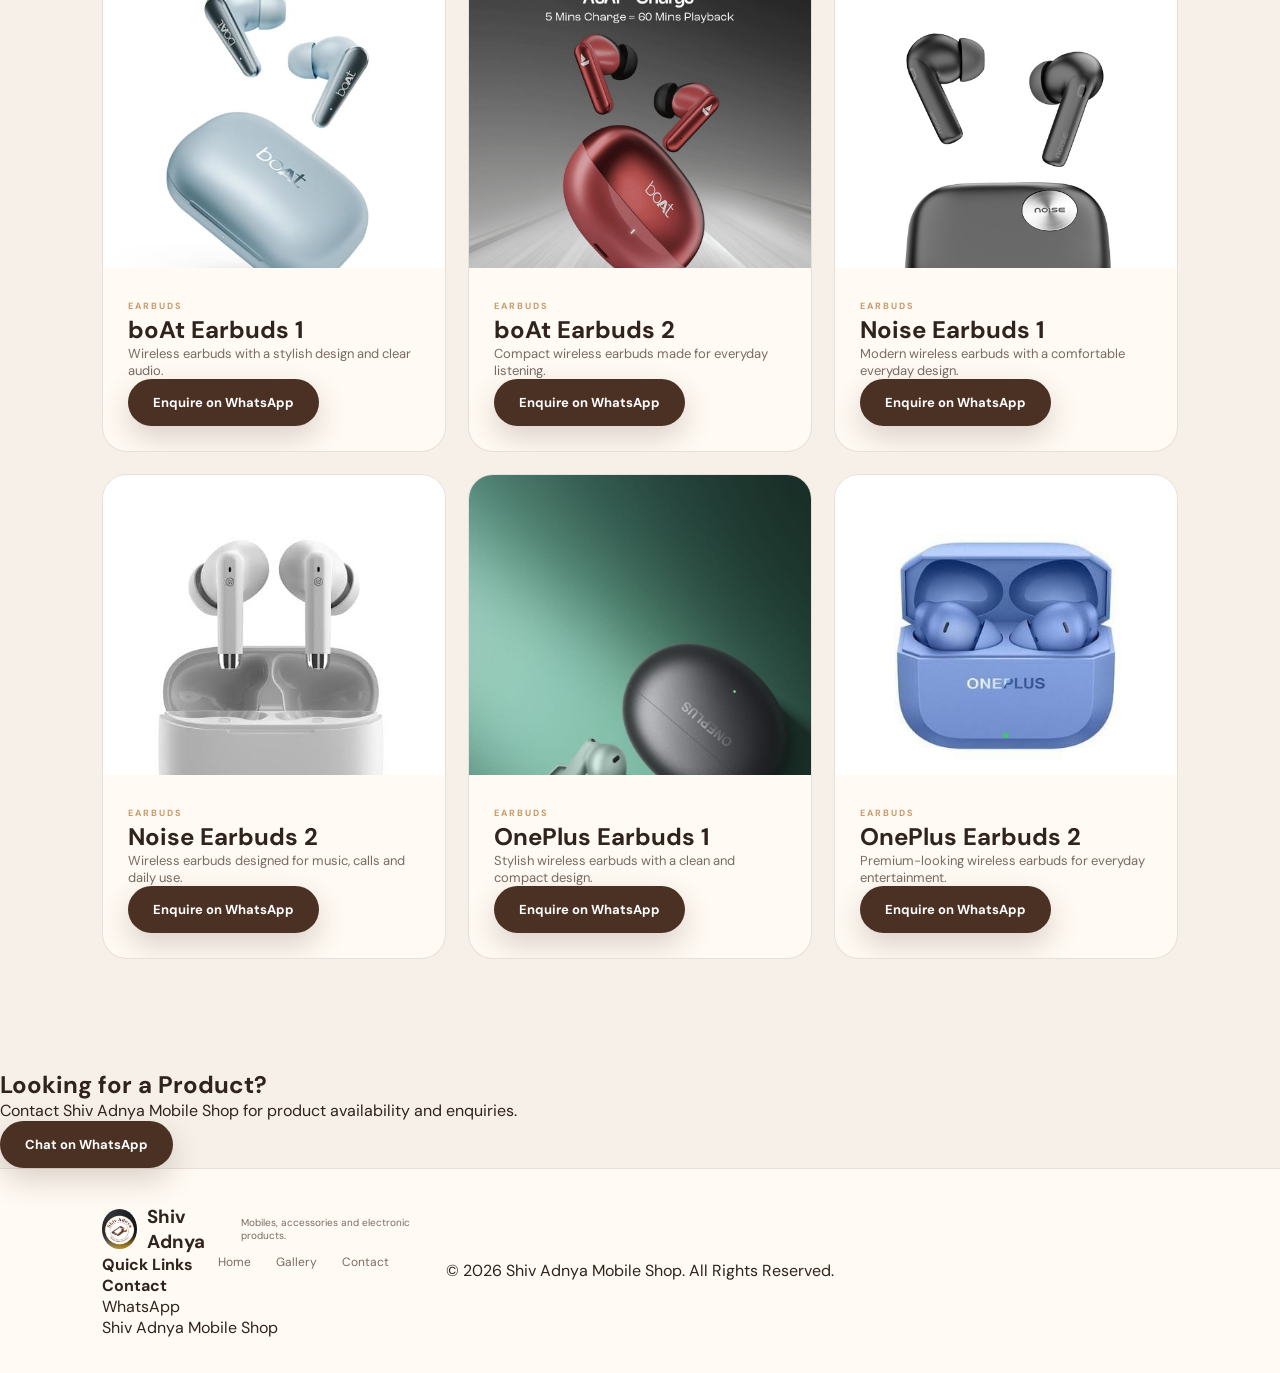
<file: gallery.html>
<!DOCTYPE html>
<html lang="en">
<head>

    <meta charset="UTF-8">
    <meta name="viewport" content="width=device-width, initial-scale=1.0">

    <title>Mobile Gallery | Shiv Adnya Mobile Shop, Kalyan</title>

    <meta name="description"
        content="Explore mobiles, smart watches, chargers and earbuds at Shiv Adnya Mobile Shop in Chikan Ghar, Kalyan, Maharashtra.">

    <meta name="robots" content="index, follow">
    <meta name="author" content="Shiv Adnya">
    <meta name="theme-color" content="#ffffff">

    <link rel="canonical"
        href="https://harshwebstudio.github.io/SHIV-ADNYA/gallery.html">

    <meta property="og:type" content="website">
    <meta property="og:title"
        content="Mobile Gallery | Shiv Adnya Mobile Shop, Kalyan">
    <meta property="og:description"
        content="Explore mobiles, smart watches, chargers and earbuds at Shiv Adnya Mobile Shop in Kalyan.">
    <meta property="og:url"
        content="https://harshwebstudio.github.io/SHIV-ADNYA/gallery.html">
    <meta property="og:image"
        content="https://harshwebstudio.github.io/SHIV-ADNYA/images/logo.jpg">

    <meta name="twitter:card" content="summary_large_image">
    <meta name="twitter:title"
        content="Mobile Gallery | Shiv Adnya, Kalyan">
    <meta name="twitter:description"
        content="Discover mobiles and accessories at Shiv Adnya Mobile Shop in Kalyan.">
    <meta name="twitter:image"
        content="https://harshwebstudio.github.io/SHIV-ADNYA/images/logo.jpg">

    <link rel="preconnect" href="https://fonts.googleapis.com">
    <link rel="preconnect"
        href="https://fonts.gstatic.com"
        crossorigin>

    <link
        href="https://fonts.googleapis.com/css2?family=DM+Sans:wght@400;500;600;700&family=Playfair+Display:wght@500;600;700&display=swap"
        rel="stylesheet">

    <link rel="stylesheet" href="style.css">

</head>

<body>

<header class="navbar">

    <a href="index.html" class="brand">

        <img
            src="images/logo.jpg"
            alt="Shiv Adnya Mobile Shop logo">

        <div>
            <strong>Shiv Adnya</strong>
            <span>Mobile Sales & Services</span>
        </div>

    </a>

    <button
        class="menu-btn"
        id="menuBtn"
        type="button"
        aria-label="Open navigation menu"
        aria-controls="navMenu"
        aria-expanded="false">

        ☰

    </button>

    <nav id="navMenu" aria-label="Main navigation">

        <a href="index.html">Home</a>

        <a href="gallery.html"
           class="active"
           aria-current="page">
            Gallery
        </a>

        <a href="contact.html">Contact</a>

    </nav>

</header>


<section class="page-header">

    <span class="mini-title">
        OUR COLLECTION
    </span>

    <h1>
        Explore our<br>
        <span>products.</span>
    </h1>

    <p>
        Explore mobiles, smart watches, chargers and earbuds
        available at Shiv Adnya Mobile Shop in Kalyan.
    </p>

</section>


<section class="gallery-section">

    <div class="filter-buttons" aria-label="Filter products">

        <button class="filter active"
                type="button"
                data-filter="all"
                aria-pressed="true">
            All
        </button>

        <button class="filter"
                type="button"
                data-filter="mobile"
                aria-pressed="false">
            Mobiles
        </button>

        <button class="filter"
                type="button"
                data-filter="earphones"
                aria-pressed="false">
            Earpods
        </button>

        <button class="filter"
                type="button"
                data-filter="charger"
                aria-pressed="false">
            Chargers
        </button>

        <button class="filter"
                type="button"
                data-filter="smartwatch"
                aria-pressed="false">
            Smart Watches
        </button>

    </div>


    <div class="gallery-grid">


        <!-- MOBILE 1 -->

        <div class="product-card" data-category="mobile">

            <div class="product-image">
                <img src="images/iphone-16-desert.jpg"
                     alt="iPhone 16 Desert"
                     loading="lazy">
            </div>

            <div class="product-info">
                <span>MOBILE</span>
                <h2>iPhone 16 Desert</h2>
                <p>Apple smartphone.</p>

                <a href="https://wa.me/918291717525?text=Hi%2C%20I%20want%20to%20enquire%20about%20iPhone%2016%20Desert."
                   target="_blank"
                   rel="noopener noreferrer"
                   class="btn primary">
                    Enquire on WhatsApp
                </a>
            </div>

        </div>


        <!-- MOBILE 2 -->

        <div class="product-card" data-category="mobile">

            <div class="product-image">
                <img src="images/samsung-s25-ultra.jpg"
                     alt="Samsung Galaxy S25 Ultra"
                     loading="lazy">
            </div>

            <div class="product-info">
                <span>MOBILE</span>
                <h2>Samsung Galaxy S25 Ultra</h2>
                <p>Samsung flagship smartphone.</p>

                <a href="https://wa.me/918291717525?text=Hi%2C%20I%20want%20to%20enquire%20about%20Samsung%20Galaxy%20S25%20Ultra."
                   target="_blank"
                   rel="noopener noreferrer"
                   class="btn primary">
                    Enquire on WhatsApp
                </a>
            </div>

        </div>


        <!-- MOBILE 3 -->

        <div class="product-card" data-category="mobile">

            <div class="product-image">
                <img src="images/iphone-17-pro.jpg"
                     alt="iPhone 17 Pro"
                     loading="lazy">
            </div>

            <div class="product-info">
                <span>MOBILE</span>
                <h2>iPhone 17 Pro</h2>
                <p>Apple Pro smartphone.</p>

                <a href="https://wa.me/918291717525?text=Hi%2C%20I%20want%20to%20enquire%20about%20iPhone%2017%20Pro."
                   target="_blank"
                   rel="noopener noreferrer"
                   class="btn primary">
                    Enquire on WhatsApp
                </a>
            </div>

        </div>


        <!-- MOBILE 4 -->

        <div class="product-card" data-category="mobile">

            <div class="product-image">
                <img src="images/samsung-s25-fe.jpg"
                     alt="Samsung Galaxy S25 FE"
                     loading="lazy">
            </div>

            <div class="product-info">
                <span>MOBILE</span>
                <h2>Samsung Galaxy S25 FE</h2>
                <p>Samsung smartphone.</p>

                <a href="https://wa.me/918291717525?text=Hi%2C%20I%20want%20to%20enquire%20about%20Samsung%20Galaxy%20S25%20FE."
                   target="_blank"
                   rel="noopener noreferrer"
                   class="btn primary">
                    Enquire on WhatsApp
                </a>
            </div>

        </div>


        <!-- MOBILE 5 -->

        <div class="product-card" data-category="mobile">

            <div class="product-image">
                <img src="images/oneplus-nord-5.jpg"
                     alt="OnePlus Nord 5"
                     loading="lazy">
            </div>

            <div class="product-info">
                <span>MOBILE</span>
                <h2>OnePlus Nord 5</h2>
                <p>OnePlus smartphone.</p>

                <a href="https://wa.me/918291717525?text=Hi%2C%20I%20want%20to%20enquire%20about%20OnePlus%20Nord%205."
                   target="_blank"
                   rel="noopener noreferrer"
                   class="btn primary">
                    Enquire on WhatsApp
                </a>
            </div>

        </div>


        <!-- MOBILE 6 -->

        <div class="product-card" data-category="mobile">

            <div class="product-image">
                <img src="images/google-pixel-10.jpg"
                     alt="Google Pixel 10"
                     loading="lazy">
            </div>

            <div class="product-info">
                <span>MOBILE</span>
                <h2>Google Pixel 10</h2>
                <p>Google Pixel smartphone.</p>

                <a href="https://wa.me/918291717525?text=Hi%2C%20I%20want%20to%20enquire%20about%20Google%20Pixel%2010."
                   target="_blank"
                   rel="noopener noreferrer"
                   class="btn primary">
                    Enquire on WhatsApp
                </a>
            </div>

        </div>


        <!-- MOBILE 7 -->

        <div class="product-card" data-category="mobile">

            <div class="product-image">
                <img src="images/nothing-phone-3a-lite.jpg"
                     alt="Nothing Phone 3a Lite"
                     loading="lazy">
            </div>

            <div class="product-info">
                <span>MOBILE</span>
                <h2>Nothing Phone 3a Lite</h2>
                <p>Nothing smartphone.</p>

                <a href="https://wa.me/918291717525?text=Hi%2C%20I%20want%20to%20enquire%20about%20Nothing%20Phone%203a%20Lite."
                   target="_blank"
                   rel="noopener noreferrer"
                   class="btn primary">
                    Enquire on WhatsApp
                </a>
            </div>

        </div>


        <!-- MOBILE 8 -->

        <div class="product-card" data-category="mobile">

            <div class="product-image">
                <img src="images/redmi-note-14-pro-5g.jpg"
                     alt="Redmi Note 14 Pro 5G"
                     loading="lazy">
            </div>

            <div class="product-info">
                <span>MOBILE</span>
                <h2>Redmi Note 14 Pro 5G</h2>
                <p>Redmi 5G smartphone.</p>

                <a href="https://wa.me/918291717525?text=Hi%2C%20I%20want%20to%20enquire%20about%20Redmi%20Note%2014%20Pro%205G."
                   target="_blank"
                   rel="noopener noreferrer"
                   class="btn primary">
                    Enquire on WhatsApp
                </a>
            </div>

        </div>


        <!-- MOBILE 9 -->

        <div class="product-card" data-category="mobile">

            <div class="product-image">
                <img src="images/vivo-v50.jpg"
                     alt="Vivo V50"
                     loading="lazy">
            </div>

            <div class="product-info">
                <span>MOBILE</span>
                <h2>Vivo V50</h2>
                <p>Vivo smartphone.</p>

                <a href="https://wa.me/918291717525?text=Hi%2C%20I%20want%20to%20enquire%20about%20Vivo%20V50."
                   target="_blank"
                   rel="noopener noreferrer"
                   class="btn primary">
                    Enquire on WhatsApp
                </a>
            </div>

        </div>


        <!-- MOBILE 10 -->

        <div class="product-card" data-category="mobile">

            <div class="product-image">
                <img src="images/oppo-reno14-pro.jpg"
                     alt="OPPO Reno14 Pro"
                     loading="lazy">
            </div>

            <div class="product-info">
                <span>MOBILE</span>
                <h2>OPPO Reno14 Pro</h2>
                <p>OPPO smartphone.</p>

                <a href="https://wa.me/918291717525?text=Hi%2C%20I%20want%20to%20enquire%20about%20OPPO%20Reno14%20Pro."
                   target="_blank"
                   rel="noopener noreferrer"
                   class="btn primary">
                    Enquire on WhatsApp
                </a>
            </div>

                    </div>
                    <!-- MOBILE 11 -->

        <div class="product-card" data-category="mobile">

            <div class="product-image">
                <img src="images/oneplus-13.jpg"
                     alt="OnePlus 13"
                     loading="lazy">
            </div>

            <div class="product-info">
                <span>MOBILE</span>
                <h2>OnePlus 13</h2>
                <p>Premium OnePlus smartphone with powerful performance.</p>

                <a href="https://wa.me/918291717525?text=I%20am%20interested%20in%20OnePlus%2013"
                   target="_blank"
                   rel="noopener noreferrer"
                   class="btn primary">
                    Enquire on WhatsApp
                </a>
            </div>

        </div>


        <!-- MOBILE 12 -->

        <div class="product-card" data-category="mobile">

            <div class="product-image">
                <img src="images/realme-gt-7-pro.jpg"
                     alt="Realme GT 7 Pro"
                     loading="lazy">
            </div>

            <div class="product-info">
                <span>MOBILE</span>
                <h2>Realme GT 7 Pro</h2>
                <p>High-performance smartphone with premium features.</p>

                <a href="https://wa.me/918291717525?text=I%20am%20interested%20in%20Realme%20GT%207%20Pro"
                   target="_blank"
                   rel="noopener noreferrer"
                   class="btn primary">
                    Enquire on WhatsApp
                </a>
            </div>

        </div>


        <!-- MOBILE 13 -->

        <div class="product-card" data-category="mobile">

            <div class="product-image">
                <img src="images/motorola-edge-60-pro.jpg"
                     alt="Motorola Edge 60 Pro"
                     loading="lazy">
            </div>

            <div class="product-info">
                <span>MOBILE</span>
                <h2>Motorola Edge 60 Pro</h2>
                <p>Modern Motorola smartphone with powerful features.</p>

                <a href="https://wa.me/918291717525?text=I%20am%20interested%20in%20Motorola%20Edge%2060%20Pro"
                   target="_blank"
                   rel="noopener noreferrer"
                   class="btn primary">
                    Enquire on WhatsApp
                </a>
            </div>

        </div>


        <!-- MOBILE 14 -->

        <div class="product-card" data-category="mobile">

            <div class="product-image">
                <img src="images/xiaomi-15.jpg"
                     alt="Xiaomi 15"
                     loading="lazy">
            </div>

            <div class="product-info">
                <span>MOBILE</span>
                <h2>Xiaomi 15</h2>
                <p>Premium Xiaomi smartphone with advanced performance.</p>

                <a href="https://wa.me/918291717525?text=I%20am%20interested%20in%20Xiaomi%2015"
                   target="_blank"
                   rel="noopener noreferrer"
                   class="btn primary">
                    Enquire on WhatsApp
                </a>
            </div>

        </div>


        <!-- SMART WATCH 1 -->

        <div class="product-card" data-category="smartwatch">

            <div class="product-image">
                <img src="images/fire-boltt-phoenix-ultra.jpg"
                     alt="Fire-Boltt Phoenix Ultra"
                     loading="lazy">
            </div>

            <div class="product-info">
                <span>SMART WATCH</span>
                <h2>Fire-Boltt Phoenix Ultra</h2>
                <p>Stylish smartwatch with smart features and modern design.</p>

                <a href="https://wa.me/918291717525?text=I%20am%20interested%20in%20Fire-Boltt%20Phoenix%20Ultra"
                   target="_blank"
                   rel="noopener noreferrer"
                   class="btn primary">
                    Enquire on WhatsApp
                </a>
            </div>

        </div>


        <!-- SMART WATCH 2 -->

        <div class="product-card" data-category="smartwatch">

            <div class="product-image">
                <img src="images/boat-wave-fury.jpg"
                     alt="boAt Wave Fury Smart Watch"
                     loading="lazy">
            </div>

            <div class="product-info">
                <span>SMART WATCH</span>
                <h2>boAt Wave Fury</h2>
                <p>Smartwatch with a stylish display and useful everyday features.</p>

                <a href="https://wa.me/918291717525?text=I%20am%20interested%20in%20boAt%20Wave%20Fury"
                   target="_blank"
                   rel="noopener noreferrer"
                   class="btn primary">
                    Enquire on WhatsApp
                </a>
            </div>

        </div>


        <!-- SMART WATCH 3 -->

        <div class="product-card" data-category="smartwatch">

            <div class="product-image">
                <img src="images/fastrack-smart-watch.jpg"
                     alt="Fastrack Smart Watch"
                     loading="lazy">
            </div>

            <div class="product-info">
                <span>SMART WATCH</span>
                <h2>Fastrack Smart Watch</h2>
                <p>Trendy smartwatch designed for everyday use.</p>

                <a href="https://wa.me/918291717525?text=I%20am%20interested%20in%20Fastrack%20Smart%20Watch"
                   target="_blank"
                   rel="noopener noreferrer"
                   class="btn primary">
                    Enquire on WhatsApp
                </a>
            </div>

        </div>


        <!-- SMART WATCH 4 -->

        <div class="product-card" data-category="smartwatch">

            <div class="product-image">
                <img src="images/apple-watch-series-7.jpg"
                     alt="Apple Watch Series 7"
                     loading="lazy">
            </div>

            <div class="product-info">
                <span>SMART WATCH</span>
                <h2>Apple Watch Series 7</h2>
                <p>Premium Apple smartwatch with a sleek modern design.</p>

                <a href="https://wa.me/918291717525?text=I%20am%20interested%20in%20Apple%20Watch%20Series%207"
                   target="_blank"
                   rel="noopener noreferrer"
                   class="btn primary">
                    Enquire on WhatsApp
                </a>
            </div>

        </div>


        <!-- SMART WATCH 5 -->

        <div class="product-card" data-category="smartwatch">

            <div class="product-image">
                <img src="images/samsung-galaxy-watch-ultra.jpg"
                     alt="Samsung Galaxy Watch Ultra"
                     loading="lazy">
            </div>

            <div class="product-info">
                <span>SMART WATCH</span>
                <h2>Samsung Galaxy Watch Ultra</h2>
                <p>Premium Samsung smartwatch built for performance and style.</p>

                <a href="https://wa.me/918291717525?text=I%20am%20interested%20in%20Samsung%20Galaxy%20Watch%20Ultra"
                   target="_blank"
                   rel="noopener noreferrer"
                   class="btn primary">
                    Enquire on WhatsApp
                </a>
            </div>

        </div>


        <!-- CHARGER 1 -->

        <div class="product-card" data-category="charger">

            <div class="product-image">
                <img src="images/xiaomi-120w-charger.jpg"
                     alt="Xiaomi 120W Charger"
                     loading="lazy">
            </div>

            <div class="product-info">
                <span>CHARGER</span>
                <h2>Xiaomi 120W Charger</h2>
                <p>High-speed 120W charger for compatible devices.</p>

                <a href="https://wa.me/918291717525?text=I%20am%20interested%20in%20Xiaomi%20120W%20Charger"
                   target="_blank"
                   rel="noopener noreferrer"
                   class="btn primary">
                    Enquire on WhatsApp
                </a>
            </div>

        </div>


        <!-- CHARGER 2 -->

        <div class="product-card" data-category="charger">

            <div class="product-image">
                <img src="images/oppo-85w-charger.jpg"
                     alt="OPPO 85W Charger"
                     loading="lazy">
            </div>

            <div class="product-info">
                <span>CHARGER</span>
                <h2>OPPO 85W Charger</h2>
                <p>Fast charging solution for compatible OPPO devices.</p>

                <a href="https://wa.me/918291717525?text=I%20am%20interested%20in%20OPPO%2085W%20Charger"
                   target="_blank"
                   rel="noopener noreferrer"
                   class="btn primary">
                    Enquire on WhatsApp
                </a>
            </div>

        </div>


        <!-- CHARGER 3 -->

        <div class="product-card" data-category="charger">

            <div class="product-image">
                <img src="images/samsung-45w-charger.jpg"
                     alt="Samsung 45W Charger"
                     loading="lazy">
            </div>

            <div class="product-info">
                <span>CHARGER</span>
                <h2>Samsung 45W Charger</h2>
                <p>Fast charging adapter for compatible Samsung devices.</p>

                <a href="https://wa.me/918291717525?text=I%20am%20interested%20in%20Samsung%2045W%20Charger"
                   target="_blank"
                   rel="noopener noreferrer"
                   class="btn primary">
                    Enquire on WhatsApp
                </a>
            </div>

                    </div>
                    <!-- CHARGER 4 -->

        <div class="product-card" data-category="charger">

            <div class="product-image">
                <img src="images/vivo-44w-charger.jpg"
                     alt="Vivo 44W Charger"
                     loading="lazy">
            </div>

            <div class="product-info">
                <span>CHARGER</span>
                <h2>Vivo 44W Charger</h2>
                <p>Fast charging adapter designed for compatible Vivo devices.</p>

                <a href="https://wa.me/918291717525?text=I%20am%20interested%20in%20Vivo%2044W%20Charger"
                   target="_blank"
                   rel="noopener noreferrer"
                   class="btn primary">
                    Enquire on WhatsApp
                </a>
            </div>

        </div>


        <!-- CHARGER 5 -->

        <div class="product-card" data-category="charger">

            <div class="product-image">
                <img src="images/apple-20w-charger.jpg"
                     alt="Apple 20W Charger"
                     loading="lazy">
            </div>

            <div class="product-info">
                <span>CHARGER</span>
                <h2>Apple 20W Charger</h2>
                <p>Compact fast charging adapter for compatible Apple devices.</p>

                <a href="https://wa.me/918291717525?text=I%20am%20interested%20in%20Apple%2020W%20Charger"
                   target="_blank"
                   rel="noopener noreferrer"
                   class="btn primary">
                    Enquire on WhatsApp
                </a>
            </div>

        </div>


        <!-- EARBUDS 1 -->

        <div class="product-card" data-category="earphones">

            <div class="product-image">
                <img src="images/boat-earbuds-1.jpg"
                     alt="boAt Earbuds 1"
                     loading="lazy">
            </div>

            <div class="product-info">
                <span>EARBUDS</span>
                <h2>boAt Earbuds 1</h2>
                <p>Wireless earbuds with a stylish design and clear audio.</p>

                <a href="https://wa.me/918291717525?text=I%20am%20interested%20in%20boAt%20Earbuds%201"
                   target="_blank"
                   rel="noopener noreferrer"
                   class="btn primary">
                    Enquire on WhatsApp
                </a>
            </div>

        </div>


        <!-- EARBUDS 2 -->

        <div class="product-card" data-category="earphones">

            <div class="product-image">
                <img src="images/boat-earbuds-2.jpg"
                     alt="boAt Earbuds 2"
                     loading="lazy">
            </div>

            <div class="product-info">
                <span>EARBUDS</span>
                <h2>boAt Earbuds 2</h2>
                <p>Compact wireless earbuds made for everyday listening.</p>

                <a href="https://wa.me/918291717525?text=I%20am%20interested%20in%20boAt%20Earbuds%202"
                   target="_blank"
                   rel="noopener noreferrer"
                   class="btn primary">
                    Enquire on WhatsApp
                </a>
            </div>

        </div>


        <!-- EARBUDS 3 -->

        <div class="product-card" data-category="earphones">

            <div class="product-image">
                <img src="images/noise-earbuds-1.jpg"
                     alt="Noise Earbuds 1"
                     loading="lazy">
            </div>

            <div class="product-info">
                <span>EARBUDS</span>
                <h2>Noise Earbuds 1</h2>
                <p>Modern wireless earbuds with a comfortable everyday design.</p>

                <a href="https://wa.me/918291717525?text=I%20am%20interested%20in%20Noise%20Earbuds%201"
                   target="_blank"
                   rel="noopener noreferrer"
                   class="btn primary">
                    Enquire on WhatsApp
                </a>
            </div>

        </div>


        <!-- EARBUDS 4 -->

        <div class="product-card" data-category="earphones">

            <div class="product-image">
                <img src="images/noise-earbuds-2.jpg"
                     alt="Noise Earbuds 2"
                     loading="lazy">
            </div>

            <div class="product-info">
                <span>EARBUDS</span>
                <h2>Noise Earbuds 2</h2>
                <p>Wireless earbuds designed for music, calls and daily use.</p>

                <a href="https://wa.me/918291717525?text=I%20am%20interested%20in%20Noise%20Earbuds%202"
                   target="_blank"
                   rel="noopener noreferrer"
                   class="btn primary">
                    Enquire on WhatsApp
                </a>
            </div>

        </div>


        <!-- EARBUDS 5 -->

        <div class="product-card" data-category="earphones">

            <div class="product-image">
                <img src="images/oneplus-earbuds-1.jpg"
                     alt="OnePlus Earbuds 1"
                     loading="lazy">
            </div>

            <div class="product-info">
                <span>EARBUDS</span>
                <h2>OnePlus Earbuds 1</h2>
                <p>Stylish wireless earbuds with a clean and compact design.</p>

                <a href="https://wa.me/918291717525?text=I%20am%20interested%20in%20OnePlus%20Earbuds%201"
                   target="_blank"
                   rel="noopener noreferrer"
                   class="btn primary">
                    Enquire on WhatsApp
                </a>
            </div>

        </div>


        <!-- EARBUDS 6 -->

        <div class="product-card" data-category="earphones">

            <div class="product-image">
                <img src="images/oneplus-earbuds-2.jpg"
                     alt="OnePlus Earbuds 2"
                     loading="lazy">
            </div>

            <div class="product-info">
                <span>EARBUDS</span>
                <h2>OnePlus Earbuds 2</h2>
                <p>Premium-looking wireless earbuds for everyday entertainment.</p>

                <a href="https://wa.me/918291717525?text=I%20am%20interested%20in%20OnePlus%20Earbuds%202"
                   target="_blank"
                   rel="noopener noreferrer"
                   class="btn primary">
                    Enquire on WhatsApp
                </a>
            </div>

        </div>


    </div>

</section>


<!-- WHATSAPP CTA -->

<section class="cta-section">

    <div class="cta-content">

        <h2>Looking for a Product?</h2>

        <p>
            Contact Shiv Adnya Mobile Shop for product
            availability and enquiries.
        </p>

        <a href="https://wa.me/918291717525?text=Hello%20Shiv%20Adnya%20Mobile%20Shop%2C%20I%20want%20to%20enquire%20about%20a%20product."
           target="_blank"
           rel="noopener noreferrer"
           class="btn primary">
            Chat on WhatsApp
        </a>

    </div>

</section>


<!-- FOOTER -->

<footer class="footer">

    <div class="footer-content">


        <div class="footer-brand">

            <img
                src="images/logo.jpg"
                alt="Shiv Adnya Mobile Shop Logo">

            <h3>Shiv Adnya</h3>

            <p>
                Mobiles, accessories and electronic products.
            </p>

        </div>


        <div class="footer-links">

            <h4>Quick Links</h4>

            <a href="index.html">
                Home
            </a>

            <a href="gallery.html">
                Gallery
            </a>

            <a href="contact.html">
                Contact
            </a>

        </div>


        <div class="footer-contact">

            <h4>Contact</h4>

            <a
                href="https://wa.me/918291717525"
                target="_blank"
                rel="noopener noreferrer">
                WhatsApp
            </a>

            <p>
                Shiv Adnya Mobile Shop
            </p>

        </div>

    </div>


    <div class="footer-bottom">

        <p>
            © 2026 Shiv Adnya Mobile Shop. All Rights Reserved.
        </p>

    </div>

</footer>


<script src="script.js"></script>

</body>
</html>
</file>
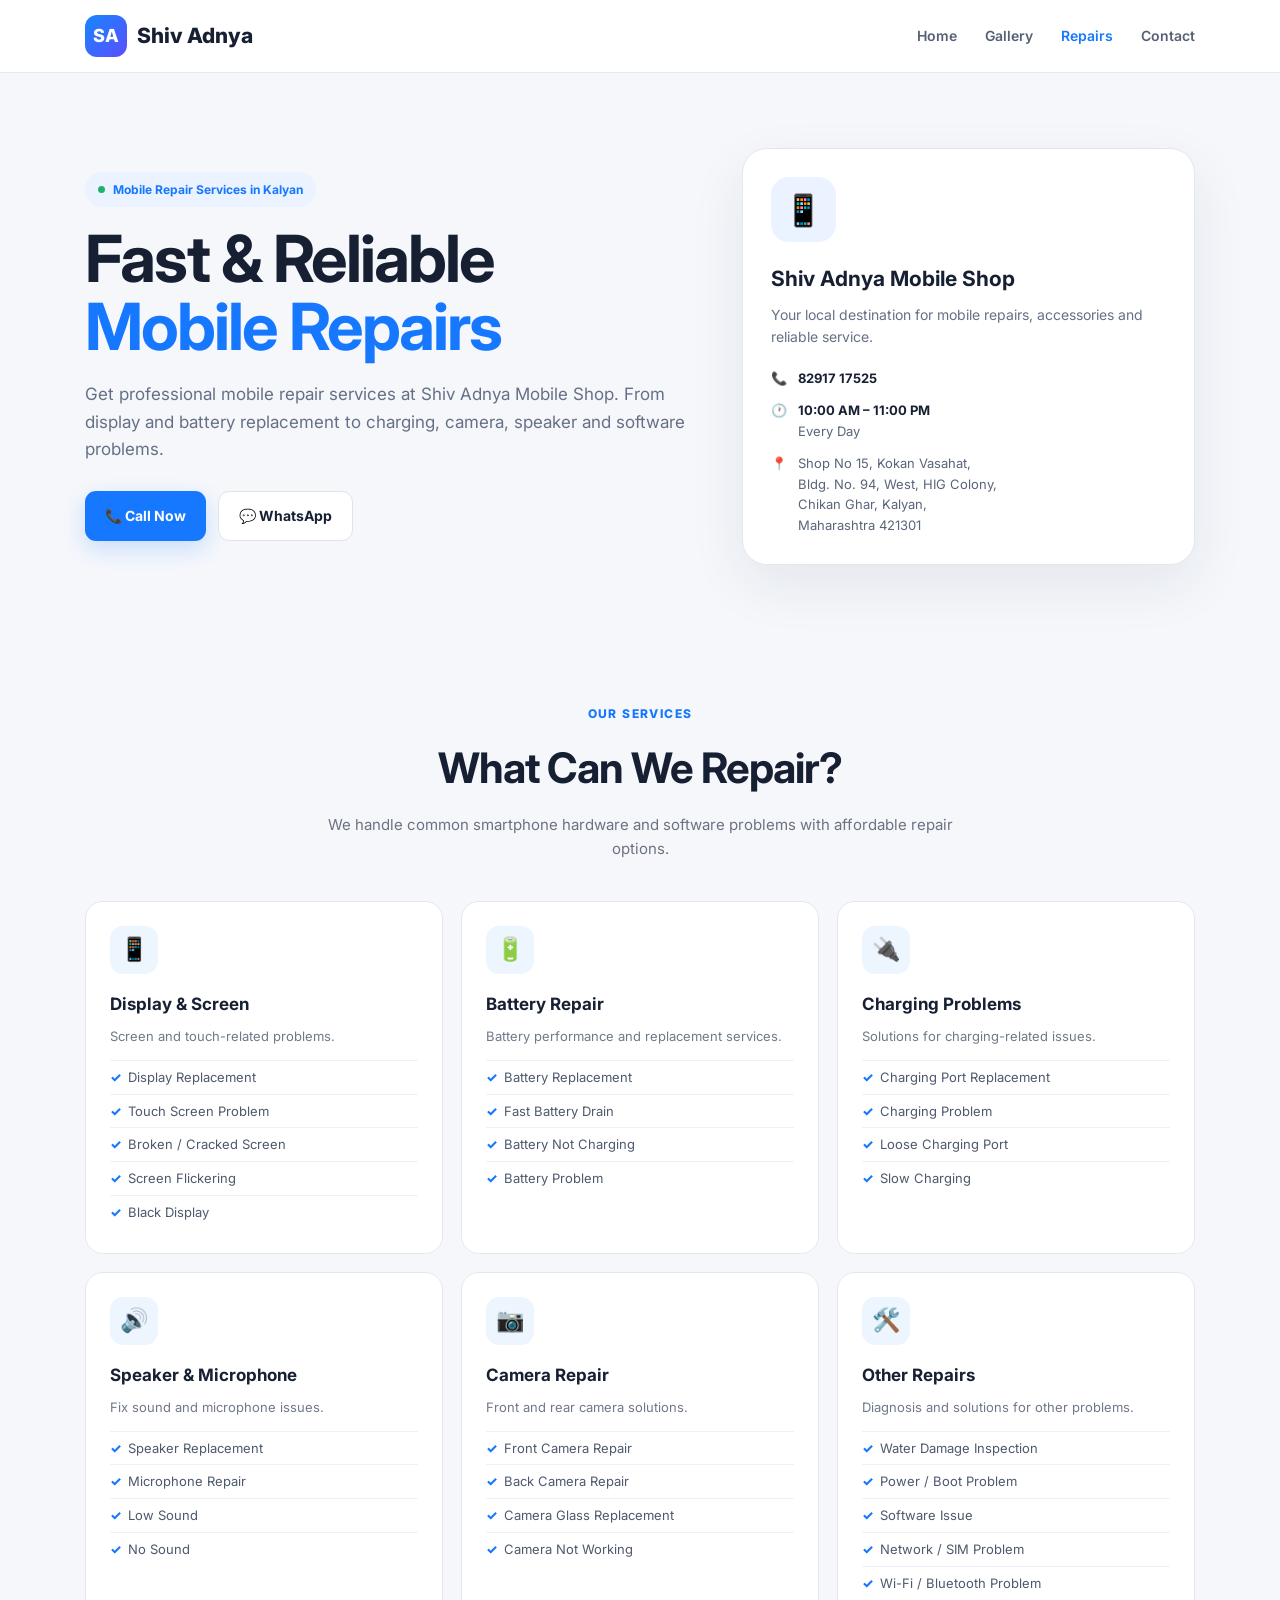
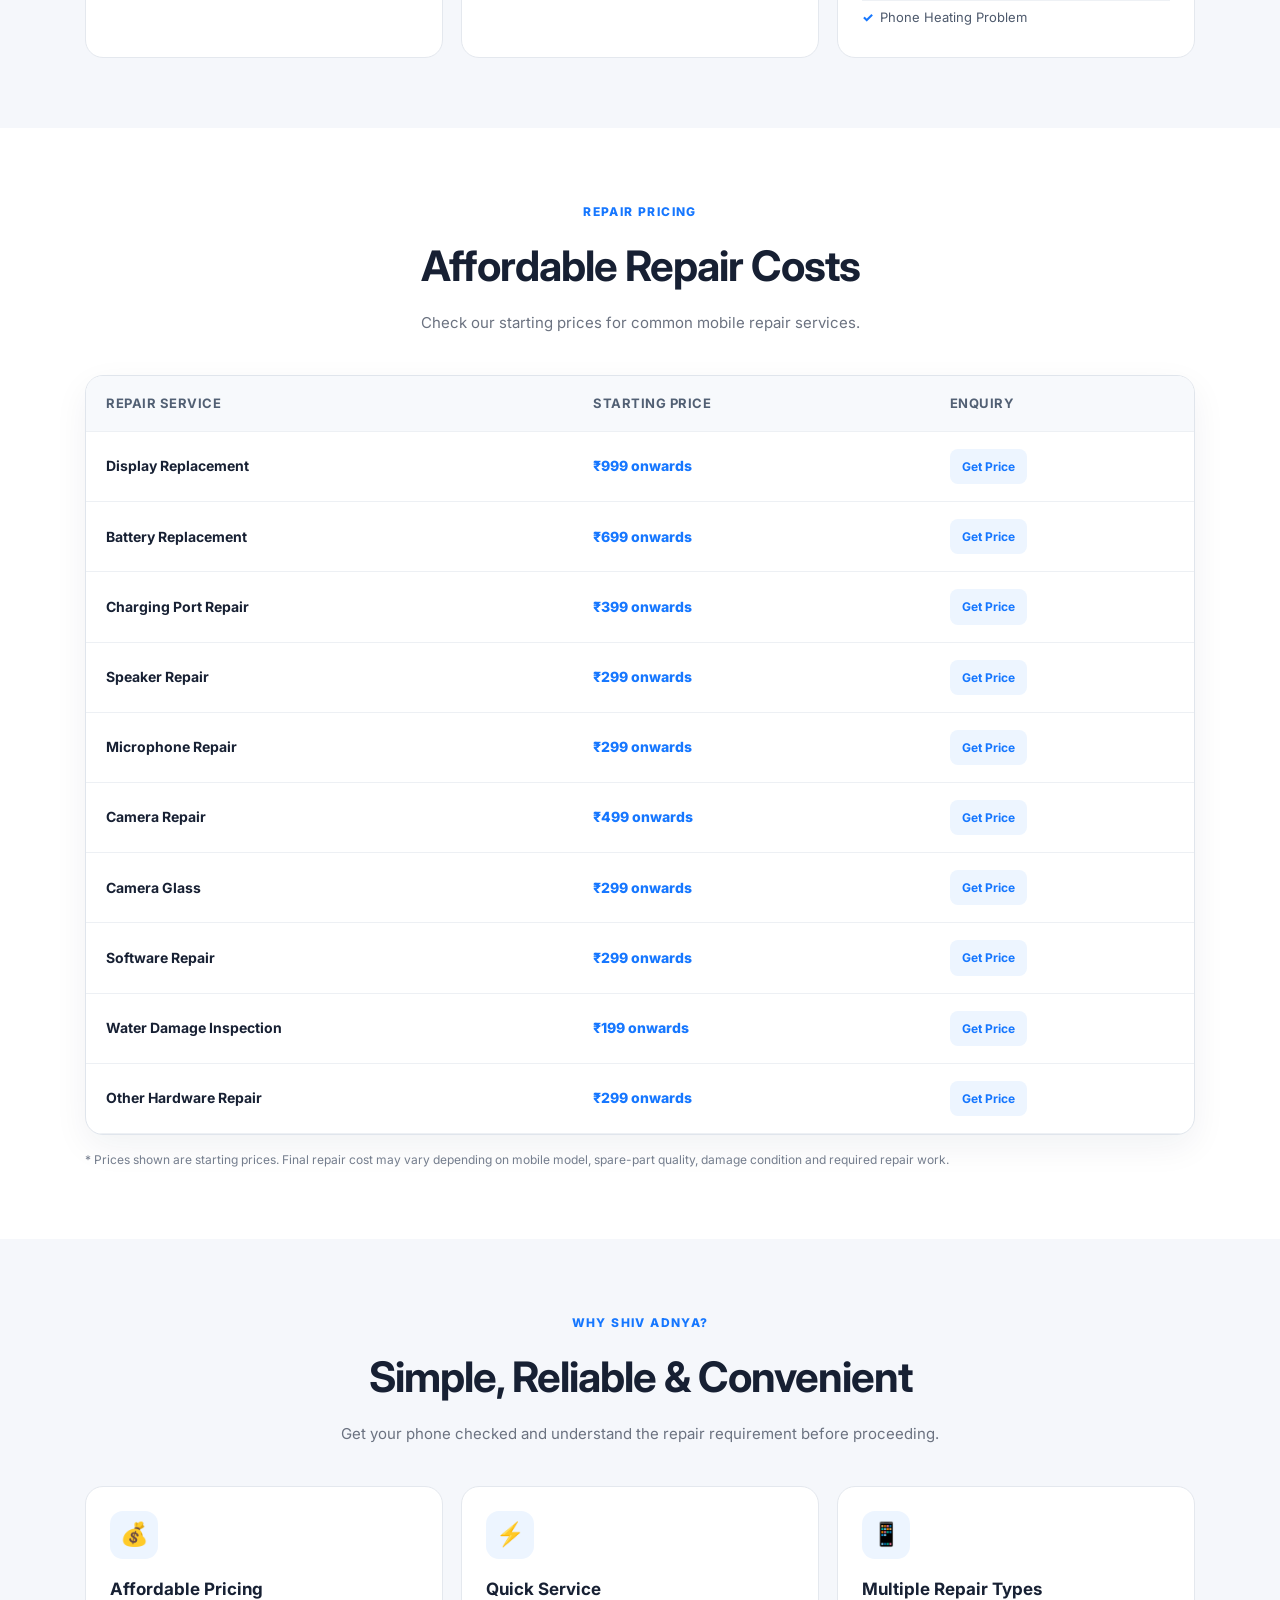
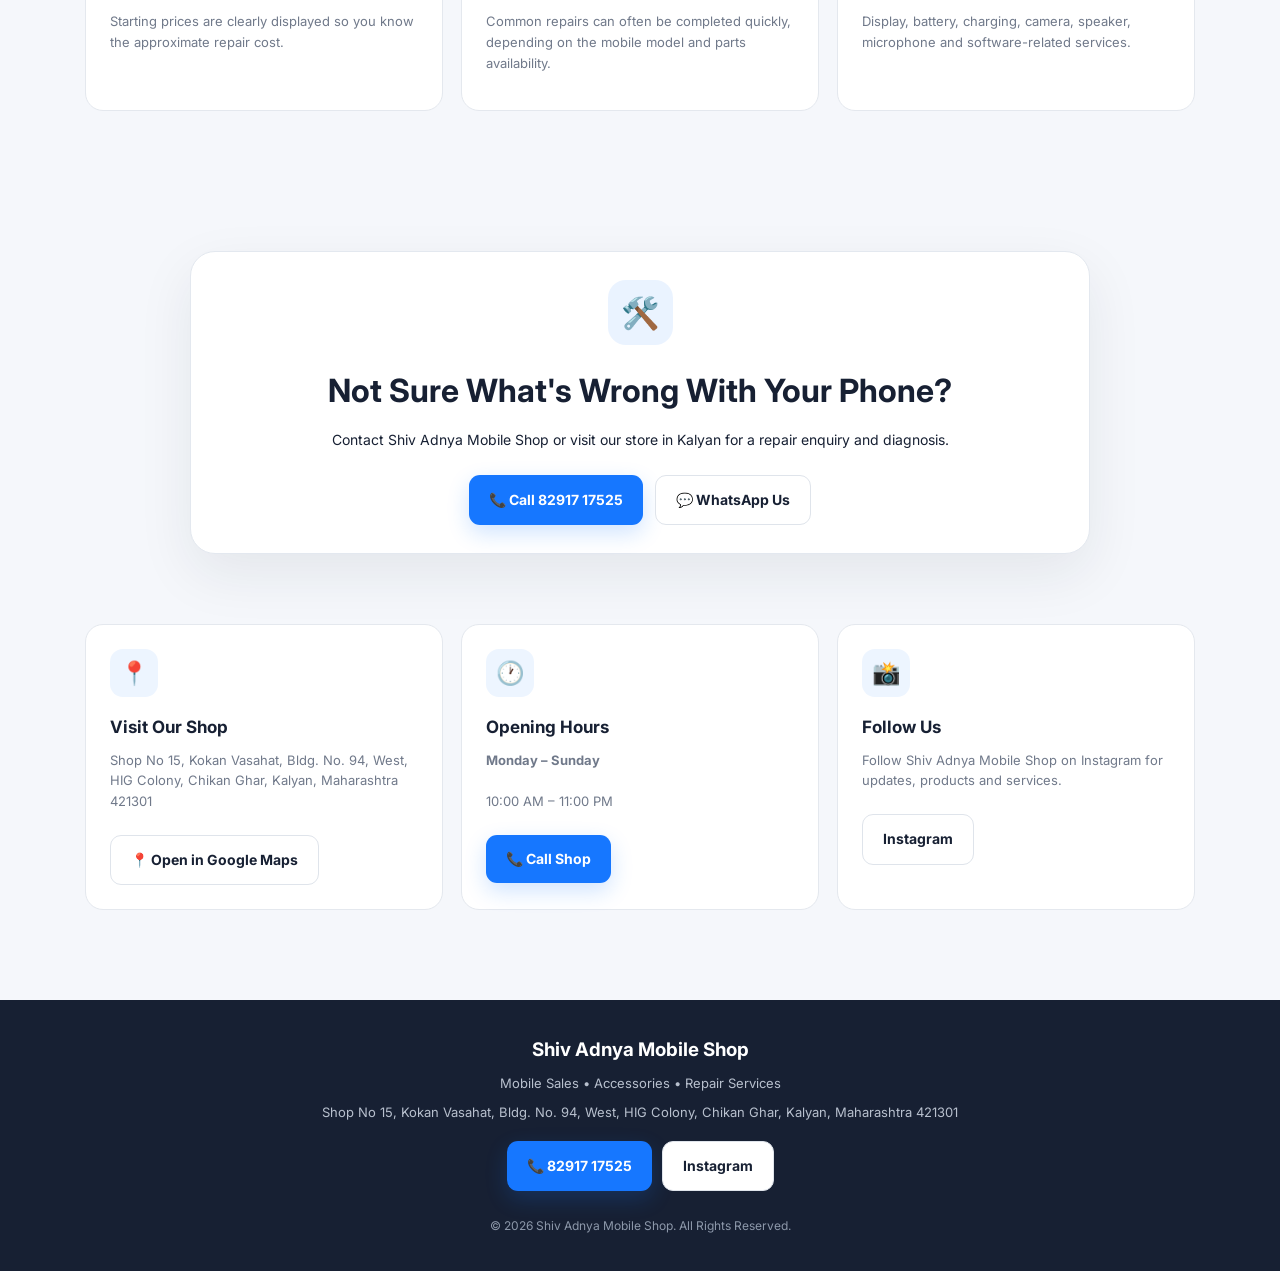
<file: repair.html>
<!DOCTYPE html>
<html lang="en">
<head>
    <meta charset="UTF-8">

    <meta name="viewport" content="width=device-width, initial-scale=1.0">

    <title>Mobile Repair Services in Kalyan | Shiv Adnya Mobile Shop</title>

    <meta name="description"
        content="Shiv Adnya Mobile Shop provides affordable mobile repair services in Kalyan including display, battery, charging port, speaker, microphone, camera and software repairs.">

    <meta name="keywords"
        content="mobile repair Kalyan, mobile repairing shop Kalyan, phone repair Kalyan, display replacement Kalyan, battery replacement Kalyan, Shiv Adnya Mobile Shop">

    <meta name="author" content="Shiv Adnya Mobile Shop">

    <meta name="theme-color" content="#f5f7fb">

    <link rel="preconnect" href="https://fonts.googleapis.com">
    <link rel="preconnect" href="https://fonts.gstatic.com" crossorigin>

    <link href="https://fonts.googleapis.com/css2?family=Inter:wght@400;500;600;700;800&display=swap"
        rel="stylesheet">

    <style>
        * {
            margin: 0;
            padding: 0;
            box-sizing: border-box;
        }

        html {
            scroll-behavior: smooth;
        }

        body {
            font-family: "Inter", sans-serif;
            background: #f5f7fb;
            color: #172033;
            line-height: 1.6;
        }

        a {
            text-decoration: none;
            color: inherit;
        }

        button {
            font-family: inherit;
        }

        /* NAVBAR */

        .navbar {
            position: sticky;
            top: 0;
            z-index: 1000;
            background: rgba(255, 255, 255, 0.95);
            backdrop-filter: blur(12px);
            border-bottom: 1px solid #e6eaf0;
        }

        .nav-container {
            max-width: 1150px;
            margin: auto;
            min-height: 72px;
            padding: 0 20px;

            display: flex;
            align-items: center;
            justify-content: space-between;
        }

        .logo {
            display: flex;
            align-items: center;
            gap: 10px;
            font-size: 21px;
            font-weight: 800;
            color: #172033;
        }

        .logo-icon {
            width: 42px;
            height: 42px;
            border-radius: 12px;
            background: linear-gradient(135deg, #1687ff, #5c4dff);
            display: flex;
            align-items: center;
            justify-content: center;
            color: white;
            font-weight: 800;
            font-size: 18px;
        }

        .nav-links {
            display: flex;
            align-items: center;
            gap: 28px;
        }

        .nav-links a {
            font-size: 14px;
            font-weight: 600;
            color: #566074;
            transition: 0.25s;
        }

        .nav-links a:hover {
            color: #1677ff;
        }

        .nav-repair {
            color: #1677ff !important;
        }

        .menu-btn {
            display: none;
            border: none;
            background: transparent;
            font-size: 27px;
            cursor: pointer;
        }

        /* HERO */

        .hero {
            max-width: 1150px;
            margin: auto;
            padding: 75px 20px 65px;

            display: grid;
            grid-template-columns: 1.15fr 0.85fr;
            gap: 45px;
            align-items: center;
        }

        .badge {
            display: inline-flex;
            align-items: center;
            gap: 8px;
            padding: 8px 13px;
            border-radius: 50px;
            background: #eaf3ff;
            color: #1677ff;
            font-size: 12px;
            font-weight: 700;
            margin-bottom: 18px;
        }

        .badge span {
            width: 7px;
            height: 7px;
            border-radius: 50%;
            background: #20b26b;
        }

        .hero h1 {
            font-size: clamp(38px, 6vw, 65px);
            line-height: 1.05;
            letter-spacing: -2px;
            margin-bottom: 20px;
        }

        .hero h1 strong {
            color: #1677ff;
        }

        .hero p {
            max-width: 620px;
            color: #667085;
            font-size: 17px;
            margin-bottom: 28px;
        }

        .hero-buttons {
            display: flex;
            flex-wrap: wrap;
            gap: 12px;
        }

        .btn {
            display: inline-flex;
            justify-content: center;
            align-items: center;
            gap: 8px;
            padding: 13px 20px;
            border-radius: 11px;
            font-size: 14px;
            font-weight: 700;
            transition: 0.25s;
            cursor: pointer;
        }

        .btn-primary {
            background: #1677ff;
            color: white;
            box-shadow: 0 8px 22px rgba(22, 119, 255, 0.20);
        }

        .btn-primary:hover {
            transform: translateY(-2px);
            background: #0967e8;
        }

        .btn-secondary {
            background: white;
            color: #172033;
            border: 1px solid #dfe4eb;
        }

        .btn-secondary:hover {
            transform: translateY(-2px);
            border-color: #1677ff;
            color: #1677ff;
        }

        .hero-card {
            background: white;
            border: 1px solid #e3e8ef;
            border-radius: 25px;
            padding: 28px;
            box-shadow: 0 20px 55px rgba(31, 41, 55, 0.08);
        }

        .phone-icon {
            width: 65px;
            height: 65px;
            border-radius: 18px;
            background: #eaf3ff;
            display: flex;
            align-items: center;
            justify-content: center;
            font-size: 31px;
            margin-bottom: 20px;
        }

        .hero-card h3 {
            font-size: 21px;
            margin-bottom: 8px;
        }

        .hero-card p {
            font-size: 14px;
            margin-bottom: 20px;
        }

        .quick-info {
            display: grid;
            gap: 11px;
        }

        .info-row {
            display: flex;
            gap: 11px;
            align-items: flex-start;
            font-size: 13px;
            color: #596579;
        }

        .info-row b {
            color: #172033;
        }

        /* COMMON */

        .section {
            max-width: 1150px;
            margin: auto;
            padding: 70px 20px;
        }

        .section-heading {
            text-align: center;
            max-width: 680px;
            margin: 0 auto 40px;
        }

        .section-heading span {
            color: #1677ff;
            font-size: 12px;
            font-weight: 800;
            text-transform: uppercase;
            letter-spacing: 1.4px;
        }

        .section-heading h2 {
            font-size: clamp(29px, 4vw, 42px);
            margin: 8px 0 12px;
            letter-spacing: -1px;
        }

        .section-heading p {
            color: #6b7280;
            font-size: 15px;
        }

        /* SERVICES */

        .services-grid {
            display: grid;
            grid-template-columns: repeat(3, 1fr);
            gap: 18px;
        }

        .service-card {
            background: white;
            border: 1px solid #e4e8ee;
            border-radius: 18px;
            padding: 24px;
            transition: 0.25s;
        }

        .service-card:hover {
            transform: translateY(-5px);
            box-shadow: 0 15px 35px rgba(20, 35, 60, 0.08);
            border-color: #cddff7;
        }

        .service-icon {
            width: 48px;
            height: 48px;
            border-radius: 13px;
            background: #edf5ff;
            display: flex;
            align-items: center;
            justify-content: center;
            font-size: 23px;
            margin-bottom: 17px;
        }

        .service-card h3 {
            font-size: 17px;
            margin-bottom: 8px;
        }

        .service-card p {
            color: #70798a;
            font-size: 13px;
            margin-bottom: 13px;
        }

        .service-list {
            list-style: none;
        }

        .service-list li {
            font-size: 13px;
            color: #4d596c;
            padding: 6px 0;
            border-top: 1px solid #eef1f5;
        }

        .service-list li::before {
            content: "✓";
            color: #1677ff;
            font-weight: 800;
            margin-right: 7px;
        }

        /* PRICING */

        .pricing-section {
            background: white;
        }

        .pricing-table-wrap {
            overflow-x: auto;
            border-radius: 18px;
            border: 1px solid #e0e5ec;
            background: white;
            box-shadow: 0 12px 35px rgba(20, 35, 60, 0.06);
        }

        .pricing-table {
            width: 100%;
            min-width: 650px;
            border-collapse: collapse;
        }

        .pricing-table th,
        .pricing-table td {
            padding: 17px 20px;
            text-align: left;
            border-bottom: 1px solid #edf0f4;
        }

        .pricing-table th {
            background: #f7f9fc;
            font-size: 13px;
            color: #526074;
            text-transform: uppercase;
            letter-spacing: 0.5px;
        }

        .pricing-table td {
            font-size: 14px;
            color: #4e596b;
        }

        .pricing-table td:first-child {
            color: #172033;
            font-weight: 700;
        }

        .price {
            color: #1677ff !important;
            font-weight: 800 !important;
            white-space: nowrap;
        }

        .enquiry-btn {
            display: inline-block;
            padding: 8px 12px;
            border-radius: 8px;
            background: #edf5ff;
            color: #1677ff;
            font-size: 12px;
            font-weight: 700;
        }

        .pricing-note {
            margin-top: 15px;
            font-size: 12px;
            color: #747d8d;
        }
    </style>
</head>

<body>

    <!-- NAVBAR -->

    <header class="navbar">
        <div class="nav-container">

            <a href="index.html" class="logo">
                <div class="logo-icon">SA</div>
                <span>Shiv Adnya</span>
            </a>

            <button class="menu-btn" id="menuBtn" aria-label="Open menu">
                ☰
            </button>

            <nav class="nav-links" id="navLinks">
                <a href="index.html">Home</a>
                <a href="gallery.html">Gallery</a>
                <a href="repair.html" class="nav-repair">Repairs</a>
                <a href="contact.html">Contact</a>
            </nav>

        </div>
    </header>


    <!-- HERO -->

    <main>

        <section class="hero">

            <div class="hero-content">

                <div class="badge">
                    <span></span>
                    Mobile Repair Services in Kalyan
                </div>

                <h1>
                    Fast & Reliable
                    <strong>Mobile Repairs</strong>
                </h1>

                <p>
                    Get professional mobile repair services at Shiv Adnya
                    Mobile Shop. From display and battery replacement to
                    charging, camera, speaker and software problems.
                </p>

                <div class="hero-buttons">

                    <a href="tel:+918291717525" class="btn btn-primary">
                        📞 Call Now
                    </a>

                    <a href="https://wa.me/918291717525?text=Hello%20Shiv%20Adnya%20Mobile%20Shop%2C%20I%20need%20mobile%20repair%20service."
                        target="_blank"
                        class="btn btn-secondary">
                        💬 WhatsApp
                    </a>

                </div>

            </div>


            <div class="hero-card">

                <div class="phone-icon">📱</div>

                <h3>Shiv Adnya Mobile Shop</h3>

                <p>
                    Your local destination for mobile repairs,
                    accessories and reliable service.
                </p>

                <div class="quick-info">

                    <div class="info-row">
                        📞
                        <span>
                            <b>82917 17525</b>
                        </span>
                    </div>

                    <div class="info-row">
                        🕐
                        <span>
                            <b>10:00 AM – 11:00 PM</b><br>
                            Every Day
                        </span>
                    </div>

                    <div class="info-row">
                        📍
                        <span>
                            Shop No 15, Kokan Vasahat,<br>
                            Bldg. No. 94, West, HIG Colony,<br>
                            Chikan Ghar, Kalyan,<br>
                            Maharashtra 421301
                        </span>
                    </div>

                </div>

            </div>

        </section>


        <!-- REPAIR SERVICES -->

        <section class="section">

            <div class="section-heading">
                <span>Our Services</span>

                <h2>What Can We Repair?</h2>

                <p>
                    We handle common smartphone hardware and software
                    problems with affordable repair options.
                </p>
            </div>


            <div class="services-grid">


                <!-- DISPLAY -->

                <div class="service-card">

                    <div class="service-icon">📱</div>

                    <h3>Display & Screen</h3>

                    <p>
                        Screen and touch-related problems.
                    </p>

                    <ul class="service-list">
                        <li>Display Replacement</li>
                        <li>Touch Screen Problem</li>
                        <li>Broken / Cracked Screen</li>
                        <li>Screen Flickering</li>
                        <li>Black Display</li>
                    </ul>

                </div>


                <!-- BATTERY -->

                <div class="service-card">

                    <div class="service-icon">🔋</div>

                    <h3>Battery Repair</h3>

                    <p>
                        Battery performance and replacement services.
                    </p>

                    <ul class="service-list">
                        <li>Battery Replacement</li>
                        <li>Fast Battery Drain</li>
                        <li>Battery Not Charging</li>
                        <li>Battery Problem</li>
                    </ul>

                </div>


                <!-- CHARGING -->

                <div class="service-card">

                    <div class="service-icon">🔌</div>

                    <h3>Charging Problems</h3>

                    <p>
                        Solutions for charging-related issues.
                    </p>

                    <ul class="service-list">
                        <li>Charging Port Replacement</li>
                        <li>Charging Problem</li>
                        <li>Loose Charging Port</li>
                        <li>Slow Charging</li>
                    </ul>

                </div>


                <!-- SPEAKER -->

                <div class="service-card">

                    <div class="service-icon">🔊</div>

                    <h3>Speaker & Microphone</h3>

                    <p>
                        Fix sound and microphone issues.
                    </p>

                    <ul class="service-list">
                        <li>Speaker Replacement</li>
                        <li>Microphone Repair</li>
                        <li>Low Sound</li>
                        <li>No Sound</li>
                    </ul>

                </div>


                <!-- CAMERA -->

                <div class="service-card">

                    <div class="service-icon">📷</div>

                    <h3>Camera Repair</h3>

                    <p>
                        Front and rear camera solutions.
                    </p>

                    <ul class="service-list">
                        <li>Front Camera Repair</li>
                        <li>Back Camera Repair</li>
                        <li>Camera Glass Replacement</li>
                        <li>Camera Not Working</li>
                    </ul>

                </div>


                <!-- OTHER -->

                <div class="service-card">

                    <div class="service-icon">🛠️</div>

                    <h3>Other Repairs</h3>

                    <p>
                        Diagnosis and solutions for other problems.
                    </p>

                    <ul class="service-list">
                        <li>Water Damage Inspection</li>
                        <li>Power / Boot Problem</li>
                        <li>Software Issue</li>
                        <li>Network / SIM Problem</li>
                        <li>Wi-Fi / Bluetooth Problem</li>
                        <li>Phone Heating Problem</li>
                    </ul>

                </div>

            </div>

  </section>
          <!-- PRICING -->

        <section class="pricing-section">

            <div class="section">

                <div class="section-heading">

                    <span>Repair Pricing</span>

                    <h2>Affordable Repair Costs</h2>

                    <p>
                        Check our starting prices for common mobile
                        repair services.
                    </p>

                </div>


                <div class="pricing-table-wrap">

                    <table class="pricing-table">

                        <thead>

                            <tr>
                                <th>Repair Service</th>
                                <th>Starting Price</th>
                                <th>Enquiry</th>
                            </tr>

                        </thead>


                        <tbody>

                            <tr>
                                <td>Display Replacement</td>
                                <td class="price">₹999 onwards</td>
                                <td>
                                    <a class="enquiry-btn"
                                        href="https://wa.me/918291717525?text=Hello%20Shiv%20Adnya%2C%20I%20want%20to%20know%20the%20price%20for%20Display%20Replacement.%20My%20mobile%20model%20is%20%3A"
                                        target="_blank">
                                        Get Price
                                    </a>
                                </td>
                            </tr>


                            <tr>
                                <td>Battery Replacement</td>
                                <td class="price">₹699 onwards</td>
                                <td>
                                    <a class="enquiry-btn"
                                        href="https://wa.me/918291717525?text=Hello%20Shiv%20Adnya%2C%20I%20want%20to%20know%20the%20price%20for%20Battery%20Replacement.%20My%20mobile%20model%20is%20%3A"
                                        target="_blank">
                                        Get Price
                                    </a>
                                </td>
                            </tr>


                            <tr>
                                <td>Charging Port Repair</td>
                                <td class="price">₹399 onwards</td>
                                <td>
                                    <a class="enquiry-btn"
                                        href="https://wa.me/918291717525?text=Hello%20Shiv%20Adnya%2C%20I%20want%20to%20know%20the%20price%20for%20Charging%20Port%20Repair.%20My%20mobile%20model%20is%20%3A"
                                        target="_blank">
                                        Get Price
                                    </a>
                                </td>
                            </tr>


                            <tr>
                                <td>Speaker Repair</td>
                                <td class="price">₹299 onwards</td>
                                <td>
                                    <a class="enquiry-btn"
                                        href="https://wa.me/918291717525?text=Hello%20Shiv%20Adnya%2C%20I%20want%20to%20know%20the%20price%20for%20Speaker%20Repair.%20My%20mobile%20model%20is%20%3A"
                                        target="_blank">
                                        Get Price
                                    </a>
                                </td>
                            </tr>


                            <tr>
                                <td>Microphone Repair</td>
                                <td class="price">₹299 onwards</td>
                                <td>
                                    <a class="enquiry-btn"
                                        href="https://wa.me/918291717525?text=Hello%20Shiv%20Adnya%2C%20I%20want%20to%20know%20the%20price%20for%20Microphone%20Repair.%20My%20mobile%20model%20is%20%3A"
                                        target="_blank">
                                        Get Price
                                    </a>
                                </td>
                            </tr>


                            <tr>
                                <td>Camera Repair</td>
                                <td class="price">₹499 onwards</td>
                                <td>
                                    <a class="enquiry-btn"
                                        href="https://wa.me/918291717525?text=Hello%20Shiv%20Adnya%2C%20I%20want%20to%20know%20the%20price%20for%20Camera%20Repair.%20My%20mobile%20model%20is%20%3A"
                                        target="_blank">
                                        Get Price
                                    </a>
                                </td>
                            </tr>


                            <tr>
                                <td>Camera Glass</td>
                                <td class="price">₹299 onwards</td>
                                <td>
                                    <a class="enquiry-btn"
                                        href="https://wa.me/918291717525?text=Hello%20Shiv%20Adnya%2C%20I%20want%20to%20know%20the%20price%20for%20Camera%20Glass.%20My%20mobile%20model%20is%20%3A"
                                        target="_blank">
                                        Get Price
                                    </a>
                                </td>
                            </tr>


                            <tr>
                                <td>Software Repair</td>
                                <td class="price">₹299 onwards</td>
                                <td>
                                    <a class="enquiry-btn"
                                        href="https://wa.me/918291717525?text=Hello%20Shiv%20Adnya%2C%20I%20want%20to%20know%20the%20price%20for%20Software%20Repair.%20My%20mobile%20model%20is%20%3A"
                                        target="_blank">
                                        Get Price
                                    </a>
                                </td>
                            </tr>


                            <tr>
                                <td>Water Damage Inspection</td>
                                <td class="price">₹199 onwards</td>
                                <td>
                                    <a class="enquiry-btn"
                                        href="https://wa.me/918291717525?text=Hello%20Shiv%20Adnya%2C%20I%20want%20to%20know%20the%20price%20for%20Water%20Damage%20Inspection.%20My%20mobile%20model%20is%20%3A"
                                        target="_blank">
                                        Get Price
                                    </a>
                                </td>
                            </tr>


                            <tr>
                                <td>Other Hardware Repair</td>
                                <td class="price">₹299 onwards</td>
                                <td>
                                    <a class="enquiry-btn"
                                        href="https://wa.me/918291717525?text=Hello%20Shiv%20Adnya%2C%20I%20want%20to%20know%20the%20price%20for%20Other%20Hardware%20Repair.%20My%20mobile%20model%20is%20%3A"
                                        target="_blank">
                                        Get Price
                                    </a>
                                </td>
                            </tr>

                        </tbody>

                    </table>

                </div>


                <p class="pricing-note">
                    * Prices shown are starting prices. Final repair cost
                    may vary depending on mobile model, spare-part quality,
                    damage condition and required repair work.
                </p>

            </div>

        </section>


        <!-- WHY CHOOSE US -->

        <section class="section">

            <div class="section-heading">

                <span>Why Shiv Adnya?</span>

                <h2>Simple, Reliable & Convenient</h2>

                <p>
                    Get your phone checked and understand the repair
                    requirement before proceeding.
                </p>

            </div>


            <div class="services-grid">

                <div class="service-card">

                    <div class="service-icon">💰</div>

                    <h3>Affordable Pricing</h3>

                    <p>
                        Starting prices are clearly displayed so you
                        know the approximate repair cost.
                    </p>

                </div>


                <div class="service-card">

                    <div class="service-icon">⚡</div>

                    <h3>Quick Service</h3>

                    <p>
                        Common repairs can often be completed quickly,
                        depending on the mobile model and parts availability.
                    </p>

                </div>


                <div class="service-card">

                    <div class="service-icon">📱</div>

                    <h3>Multiple Repair Types</h3>

                    <p>
                        Display, battery, charging, camera, speaker,
                        microphone and software-related services.
                    </p>

                </div>

            </div>

        </section>
                <!-- CONTACT / CTA -->

        <section class="section">

            <div class="hero-card"
                style="max-width: 900px; margin: auto; text-align: center;">

                <div class="phone-icon" style="margin: 0 auto 20px;">
                    🛠️
                </div>

                <h2 style="font-size: 32px; margin-bottom: 12px;">
                    Not Sure What's Wrong With Your Phone?
                </h2>

                <p style="max-width: 650px; margin: 0 auto 24px;">
                    Contact Shiv Adnya Mobile Shop or visit our store
                    in Kalyan for a repair enquiry and diagnosis.
                </p>

                <div class="hero-buttons"
                    style="justify-content: center;">

                    <a href="tel:+918291717525"
                        class="btn btn-primary">
                        📞 Call 82917 17525
                    </a>

                    <a href="https://wa.me/918291717525?text=Hello%20Shiv%20Adnya%20Mobile%20Shop%2C%20I%20need%20help%20with%20my%20mobile%20repair."
                        target="_blank"
                        class="btn btn-secondary">
                        💬 WhatsApp Us
                    </a>

                </div>

            </div>

        </section>


        <!-- STORE INFORMATION -->

        <section class="section"
            style="padding-top: 0;">

            <div class="services-grid">

                <div class="service-card">

                    <div class="service-icon">📍</div>

                    <h3>Visit Our Shop</h3>

                    <p>
                        Shop No 15, Kokan Vasahat,
                        Bldg. No. 94, West, HIG Colony,
                        Chikan Ghar, Kalyan,
                        Maharashtra 421301
                    </p>

                    <a
                        href="https://www.google.com/maps/search/?api=1&query=Shop%20No%2015%2C%20Kokan%20Vasahat%2C%20Bldg.%20No.%2094%2C%20West%2C%20HIG%20Colony%2C%20Chikan%20Ghar%2C%20Kalyan%2C%20Maharashtra%20421301"
                        target="_blank"
                        class="btn btn-secondary"
                        style="margin-top: 10px;">
                        📍 Open in Google Maps
                    </a>

                </div>


                <div class="service-card">

                    <div class="service-icon">🕐</div>

                    <h3>Opening Hours</h3>

                    <p>
                        <b>Monday – Sunday</b><br><br>
                        10:00 AM – 11:00 PM
                    </p>

                    <a href="tel:+918291717525"
                        class="btn btn-primary"
                        style="margin-top: 10px;">
                        📞 Call Shop
                    </a>

                </div>


                <div class="service-card">

                    <div class="service-icon">📸</div>

                    <h3>Follow Us</h3>

                    <p>
                        Follow Shiv Adnya Mobile Shop on Instagram
                        for updates, products and services.
                    </p>

                    <a href="https://instagram.com/shivadnya_mobile"
                        target="_blank"
                        class="btn btn-secondary"
                        style="margin-top: 10px;">
                        Instagram
                    </a>

                </div>

            </div>

        </section>

    </main>


    <!-- FOOTER -->

    <footer
        style="
        background: #172033;
        color: white;
        padding: 35px 20px;
        margin-top: 20px;
        ">

        <div
            style="
            max-width: 1150px;
            margin: auto;
            text-align: center;
            ">

            <h3 style="margin-bottom: 8px;">
                Shiv Adnya Mobile Shop
            </h3>

            <p
                style="
                color: #b8c0ce;
                font-size: 13px;
                margin-bottom: 8px;
                ">
                Mobile Sales • Accessories • Repair Services
            </p>

            <p
                style="
                color: #b8c0ce;
                font-size: 13px;
                ">
                Shop No 15, Kokan Vasahat, Bldg. No. 94,
                West, HIG Colony, Chikan Ghar, Kalyan,
                Maharashtra 421301
            </p>

            <div
                style="
                margin-top: 18px;
                display: flex;
                justify-content: center;
                gap: 10px;
                flex-wrap: wrap;
                ">

                <a href="tel:+918291717525"
                    class="btn btn-primary">
                    📞 82917 17525
                </a>

                <a href="https://instagram.com/shivadnya_mobile"
                    target="_blank"
                    class="btn btn-secondary">
                    Instagram
                </a>

            </div>

            <p
                style="
                margin-top: 25px;
                color: #8d98aa;
                font-size: 12px;
                ">
                © 2026 Shiv Adnya Mobile Shop. All Rights Reserved.
            </p>

        </div>

    </footer>


    <!-- JAVASCRIPT -->

    <script>

        const menuBtn = document.getElementById("menuBtn");
        const navLinks = document.getElementById("navLinks");

        menuBtn.addEventListener("click", function () {

            if (navLinks.style.display === "flex") {
                navLinks.style.display = "none";
            } else {
                navLinks.style.display = "flex";
            }

        });


        document.querySelectorAll(".nav-links a").forEach(function (link) {

            link.addEventListener("click", function () {

                if (window.innerWidth <= 768) {
                    navLinks.style.display = "none";
                }

            });

        });

    </script>


    <style>

        @media (max-width: 850px) {

            .hero {
                grid-template-columns: 1fr;
                padding-top: 50px;
            }

            .services-grid {
                grid-template-columns: repeat(2, 1fr);
            }

        }


        @media (max-width: 768px) {

            .menu-btn {
                display: block;
            }

            .nav-links {

                display: none;

                position: absolute;
                top: 72px;
                left: 0;
                right: 0;

                background: white;

                padding: 15px 20px;

                flex-direction: column;
                align-items: flex-start;

                gap: 0;

                border-bottom: 1px solid #e5e9ef;

                box-shadow: 0 10px 25px rgba(0, 0, 0, 0.06);

            }

            .nav-links a {
                width: 100%;
                padding: 13px 5px;
            }

            .hero h1 {
                letter-spacing: -1.2px;
            }

        }


        @media (max-width: 600px) {

            .hero {
                padding: 42px 16px 45px;
            }

            .section {
                padding: 55px 16px;
            }

            .services-grid {
                grid-template-columns: 1fr;
            }

            .hero-card {
                padding: 22px;
                border-radius: 20px;
            }

            .hero p {
                font-size: 15px;
            }

            .hero-buttons {
                flex-direction: column;
            }

            .hero-buttons .btn {
                width: 100%;
            }

            .section-heading {
                margin-bottom: 28px;
            }

            .section-heading h2 {
                font-size: 29px;
            }

            .pricing-table-wrap {
                margin-left: -2px;
                margin-right: -2px;
            }

        }

    </style>

</body>
</html>
</file>
<file: style.css>
:root {
    --cream: #f6f0e8;
    --cream-light: #fffaf3;

    --brown: #4b3024;
    --brown-dark: #281914;

    --brown-soft: #76533f;

    --champagne: #c69a6b;
    --gold: #d8b27c;

    --text: #30231d;
    --muted: #796b63;

    --white: #ffffff;

    --border: rgba(75, 48, 36, 0.13);

    --shadow:
        0 20px 60px rgba(62, 39, 27, 0.12);
}


/* RESET */

* {
    margin: 0;
    padding: 0;
    box-sizing: border-box;
}

html {
    scroll-behavior: smooth;
}

body {
    font-family: "DM Sans", sans-serif;
    background: var(--cream);
    color: var(--text);
    overflow-x: hidden;
}

a {
    text-decoration: none;
    color: inherit;
}

img {
    max-width: 100%;
    display: block;
}


/* NAVBAR */

.navbar {
    width: 100%;
    height: 82px;

    display: flex;
    align-items: center;
    justify-content: space-between;

    padding: 0 6%;

    background: rgba(255, 250, 243, 0.88);

    backdrop-filter: blur(18px);

    border-bottom: 1px solid var(--border);

    position: relative;
    z-index: 100;
}


.brand {
    display: flex;
    align-items: center;
    gap: 12px;
}


.brand img {
    width: 48px;
    height: 48px;

    object-fit: cover;

    border-radius: 50%;

    box-shadow:
        0 5px 20px rgba(77, 45, 30, 0.2);
}


.brand strong {
    display: block;

    font-family: "Playfair Display", serif;

    font-size: 21px;

    color: var(--brown);
}


.brand span {
    display: block;

    font-size: 10px;

    letter-spacing: 1.2px;

    color: var(--muted);

    text-transform: uppercase;
}


nav {
    display: flex;
    align-items: center;
    gap: 35px;
}


nav a {
    font-size: 14px;
    font-weight: 600;

    color: var(--muted);

    transition: 0.3s;
}


nav a:hover,
nav a.active {
    color: var(--brown);
}


nav a.active {
    position: relative;
}


nav a.active::after {
    content: "";

    position: absolute;

    width: 5px;
    height: 5px;

    border-radius: 50%;

    background: var(--champagne);

    bottom: -10px;
    left: 50%;

    transform: translateX(-50%);
}


.menu-btn {
    display: none;

    border: 0;

    background: var(--brown);

    color: white;

    width: 42px;
    height: 42px;

    border-radius: 12px;

    font-size: 21px;

    cursor: pointer;
}


/* HERO */

.hero {
    min-height: calc(100vh - 82px);

    padding: 80px 8%;

    display: grid;

    grid-template-columns: 1.05fr 0.95fr;

    align-items: center;

    gap: 40px;

    position: relative;

    overflow: hidden;

    background:
        radial-gradient(
            circle at 75% 50%,
            rgba(198, 154, 107, 0.22),
            transparent 35%
        ),
        var(--cream-light);
}


.hero::before {
    content: "";

    position: absolute;

    width: 450px;
    height: 450px;

    border-radius: 50%;

    border: 1px solid rgba(198, 154, 107, 0.2);

    right: -180px;
    top: 50px;
}


.hero-content {
    position: relative;
    z-index: 2;
}


.eyebrow,
.mini-title {
    display: inline-block;

    font-size: 11px;

    font-weight: 700;

    letter-spacing: 2px;

    color: var(--champagne);
}


.hero h1 {
    font-family: "Playfair Display", serif;

    font-size: clamp(55px, 7vw, 92px);

    line-height: 0.95;

    letter-spacing: -3px;

    color: var(--brown);

    margin: 22px 0;
}


.hero h1 span,
h2 span,
.page-header h1 span {
    color: var(--champagne);
}


.hero p {
    max-width: 550px;

    color: var(--muted);

    line-height: 1.8;

    font-size: 16px;

    margin-bottom: 30px;
}


.hero-buttons {
    display: flex;

    gap: 13px;

    flex-wrap: wrap;
}


.btn {
    display: inline-flex;

    align-items: center;
    justify-content: center;

    padding: 15px 25px;

    border-radius: 50px;

    font-size: 13px;

    font-weight: 700;

    transition: 0.3s;
}


.btn.primary {
    background: var(--brown);

    color: white;

    box-shadow:
        0 12px 30px rgba(75, 48, 36, 0.2);
}


.btn.primary:hover {
    transform: translateY(-3px);

    background: var(--brown-dark);
}


.btn.secondary {
    border: 1px solid var(--border);

    color: var(--brown);

    background: rgba(255,255,255,0.5);
}


.btn.secondary:hover {
    background: white;
}


.btn.light {
    background: var(--cream-light);

    color: var(--brown);
}


.open-status {
    margin-top: 25px;

    font-size: 12px;

    color: var(--muted);

    display: flex;

    align-items: center;

    gap: 8px;
}


.open-status span,
.open-now span {
    width: 8px;
    height: 8px;

    border-radius: 50%;

    background: #77966c;

    box-shadow: 0 0 0 5px rgba(119, 150, 108, 0.12);
}


/* HERO DEVICE */

.hero-visual {
    height: 580px;

    display: flex;

    align-items: center;

    justify-content: center;

    position: relative;
}


.glow {
    width: 380px;
    height: 380px;

    border-radius: 50%;

    background:
        radial-gradient(
            circle,
            rgba(198, 154, 107, 0.38),
            transparent 65%
        );

    position: absolute;

    filter: blur(10px);
}


.device-card {
    width: 310px;
    height: 500px;

    border-radius: 38px;

    padding: 25px;

    background:
        linear-gradient(
            145deg,
            rgba(255,255,255,0.9),
            rgba(226,201,173,0.5)
        );

    border: 1px solid rgba(255,255,255,0.8);

    box-shadow:
        30px 35px 70px rgba(72, 42, 26, 0.22),
        inset 0 1px 0 rgba(255,255,255,0.9);

    transform: rotate(7deg);

    position: relative;

    z-index: 2;
}


.device-top {
    display: flex;

    justify-content: space-between;

    color: var(--brown);

    font-size: 11px;

    letter-spacing: 1px;
}


.phone-shape {
    position: absolute;

    width: 220px;
    height: 390px;

    border-radius: 32px;

    background: #1f1815;

    left: 50%;
    top: 55%;

    transform: translate(-50%, -50%);

    padding: 8px;

    box-shadow:
        0 25px 45px rgba(0,0,0,0.25);
}


.phone-camera {
    position: absolute;

    width: 45px;
    height: 12px;

    border-radius: 20px;

    background: #090909;

    left: 50%;

    transform: translateX(-50%);

    top: 10px;

    z-index: 2;
}


.phone-screen {
    width: 100%;
    height: 100%;

    border-radius: 26px;

    display: flex;

    flex-direction: column;

    justify-content: center;

    align-items: center;

    text-align: center;

    background:
        radial-gradient(
            circle at 50% 35%,
            rgba(215,178,132,0.9),
            transparent 28%
        ),
        linear-gradient(
            145deg,
            #674736,
            #201713
        );

    color: white;
}


.phone-screen strong {
    font-family: "Playfair Display", serif;

    font-size: 35px;

    line-height: 0.9;

    letter-spacing: 1px;
}


.phone-screen small {
    margin-top: 15px;

    font-size: 7px;

    letter-spacing: 2px;

    opacity: 0.7;
}


.screen-line {
    width: 50px;
    height: 2px;

    background: var(--gold);

    margin-bottom: 18px;
}


/* SECTION */

.section {
    padding: 110px 8%;
}


.section-heading {
    display: flex;

    justify-content: space-between;

    align-items: end;

    gap: 30px;

    margin-bottom: 55px;
}


.section-heading h2,
.service-content h2,
.cta h2 {
    font-family: "Playfair Display", serif;

    font-size: clamp(42px, 5vw, 65px);

    line-height: 1;

    color: var(--brown);

    margin-top: 15px;
}


.section-heading > p {
    max-width: 370px;

    line-height: 1.7;

    color: var(--muted);
}


/* CATEGORIES */

.category-grid {
    display: grid;

    grid-template-columns: repeat(4, 1fr);

    gap: 18px;
}


.category-card {
    min-height: 245px;

    padding: 30px;

    border-radius: 24px;

    background:
        linear-gradient(
            145deg,
            rgba(255,255,255,0.9),
            rgba(239,227,213,0.65)
        );

    border: 1px solid rgba(198,154,107,0.2);

    box-shadow: var(--shadow);

    transition: 0.35s;
}


.category-card:hover {
    transform: translateY(-8px);

    box-shadow:
        0 30px 70px rgba(65,39,25,0.17);
}


.icon {
    width: 55px;
    height: 55px;

    border-radius: 17px;

    display: grid;

    place-items: center;

    font-size: 24px;

    background: var(--cream);

    margin-bottom: 30px;
}


.category-card h3 {
    color: var(--brown);

    margin-bottom: 10px;
}


.category-card p {
    color: var(--muted);

    line-height: 1.6;

    font-size: 13px;
}


/* SERVICE */

.service-section {
    padding: 90px 8%;

    display: grid;

    grid-template-columns: 1fr 0.7fr;

    align-items: center;

    gap: 80px;

    background: var(--brown);

    color: white;
}


.service-content .mini-title {
    color: var(--gold);
}


.service-content h2 {
    color: var(--cream-light);
}


.service-content p {
    max-width: 450px;

    line-height: 1.8;

    color: rgba(255,255,255,0.68);

    margin: 25px 0 30px;
}


.service-box {
    padding: 50px;

    border-radius: 30px;

    background:
        linear-gradient(
            145deg,
            rgba(255,255,255,0.13),
            rgba(255,255,255,0.04)
        );

    border: 1px solid rgba(255,255,255,0.12);

    backdrop-filter: blur(15px);
}


.service-icon {
    font-size: 32px;

    color: var(--gold);

    margin-bottom: 20px;
}


.service-box h3 {
    font-family: "Playfair Display", serif;

    font-size: 30px;

    margin-bottom: 12px;
}


.service-box p {
    color: rgba(255,255,255,0.65);

    line-height: 1.7;
}


/* CTA */

.cta {
    margin: 100px 8%;

    padding: 65px;

    border-radius: 35px;

    display: flex;

    align-items: center;

    justify-content: space-between;

    gap: 30px;

    background:
        radial-gradient(
            circle at 85% 50%,
            rgba(216,178,124,0.35),
            transparent 30%
        ),
        var(--brown);
}


.cta h2 {
    color: var(--cream-light);
}


.cta .mini-title {
    color: var(--gold);
}


/* FOOTER */

footer {
    padding: 35px 8%;

    border-top: 1px solid var(--border);

    display: grid;

    grid-template-columns: 1fr auto 1fr;

    align-items: center;

    gap: 25px;

    background: var(--cream-light);
}


.footer-brand {
    display: flex;

    align-items: center;

    gap: 10px;
}


.footer-brand img {
    width: 40px;
    height: 40px;

    border-radius: 50%;

    object-fit: cover;
}


.footer-brand strong {
    color: var(--brown);

    font-family: "Playfair Display", serif;
}


.footer-brand p {
    color: var(--muted);

    font-size: 10px;
}


.footer-links {
    display: flex;

    gap: 25px;
}


.footer-links a {
    font-size: 12px;

    color: var(--muted);
}


.copyright {
    text-align: right;

    color: var(--muted);

    font-size: 10px;
}


/* PAGE HEADER */

.page-header {
    padding: 110px 8% 80px;

    background:
        radial-gradient(
            circle at 80% 40%,
            rgba(198,154,107,0.2),
            transparent 30%
        ),
        var(--cream-light);
}


.page-header h1 {
    font-family: "Playfair Display", serif;

    font-size: clamp(55px, 7vw, 90px);

    line-height: 0.95;

    letter-spacing: -3px;

    color: var(--brown);

    margin: 18px 0;
}


.page-header p {
    color: var(--muted);

    max-width: 500px;

    line-height: 1.7;
}


/* GALLERY */

.gallery-section {
    padding: 70px 8% 110px;
}


.filter-buttons {
    display: flex;

    gap: 10px;

    flex-wrap: wrap;

    margin-bottom: 35px;
}


.filter {
    border: 1px solid var(--border);

    background: transparent;

    color: var(--muted);

    padding: 11px 18px;

    border-radius: 50px;

    cursor: pointer;

    font-family: inherit;

    font-weight: 600;

    transition: 0.3s;
}


.filter:hover,
.filter.active {
    background: var(--brown);

    color: white;

    border-color: var(--brown);
}


.gallery-grid {
    display: grid;

    grid-template-columns: repeat(3, 1fr);

    gap: 22px;
}


.product-card {
    background: var(--cream-light);

    border-radius: 25px;

    overflow: hidden;

    border: 1px solid var(--border);

    transition: 0.35s;
}


.product-card:hover {
    transform: translateY(-7px);

    box-shadow: var(--shadow);
}


.product-image {
    height: 300px;

    overflow: hidden;

    background:
        linear-gradient(
            145deg,
            #eee0cf,
            #c4a383
        );

    display: grid;

    place-items: center;
}


.product-image img {
    width: 100%;
    height: 100%;

    object-fit: cover;

    transition: 0.5s;
}


.product-card:hover img {
    transform: scale(1.06);
}


.product-symbol {
    font-size: 80px;

    filter:
        drop-shadow(
            0 15px 20px rgba(60,35,20,0.2)
        );
}


.product-info {
    padding: 25px;
}


.product-info span {
    font-size: 9px;

    letter-spacing: 2px;

    font-weight: 700;

    color: var(--champagne);
}


.product-info h3 {
    margin: 8px 0;

    color: var(--brown);

    font-family: "Playfair Display", serif;

    font-size: 25px;
}


.product-info p {
    color: var(--muted);

    font-size: 13px;
}


/* GALLERY CTA */

.gallery-cta {
    margin: 0 8% 100px;

    padding: 60px;

    border-radius: 30px;

    background: var(--brown);

    display: flex;

    justify-content: space-between;

    align-items: center;

    gap: 30px;
}


.gallery-cta h2 {
    font-family: "Playfair Display", serif;

    color: var(--cream-light);

    font-size: 45px;

    line-height: 1;
}


/* CONTACT */

.contact-section {
    padding: 70px 8% 120px;

    display: grid;

    grid-template-columns: 1fr 0.8fr;

    gap: 40px;
}


.contact-info {
    display: grid;

    grid-template-columns: 1fr 1fr;

    gap: 17px;
}


.contact-card {
    padding: 30px;

    background: var(--cream-light);

    border: 1px solid var(--border);

    border-radius: 24px;

    display: flex;

    gap: 18px;

    transition: 0.3s;
}


.contact-card:hover {
    transform: translateY(-5px);

    box-shadow: var(--shadow);
}


.contact-icon {
    width: 45px;
    height: 45px;

    flex-shrink: 0;

    border-radius: 14px;

    background: var(--cream);

    display: grid;

    place-items: center;
}


.contact-card span {
    font-size: 9px;

    font-weight: 700;

    letter-spacing: 1.5px;

    color: var(--champagne);
}


.contact-card h3 {
    color: var(--brown);

    margin: 7px 0;

    font-family: "Playfair Display", serif;
}


.contact-card p {
    color: var(--muted);

    font-size: 12px;

    line-height: 1.7;

    margin-bottom: 12px;
}


.contact-card a {
    font-size: 11px;

    font-weight: 700;

    color: var(--brown);
}


/* HOURS */

.contact-side {
    display: flex;

    flex-direction: column;

    gap: 17px;
}


.hours-card {
    padding: 40px;

    border-radius: 28px;

    background: var(--brown);

    color: white;
}


.hours-card .mini-title {
    color: var(--gold);
}


.hours-card h2 {
    font-family: "Playfair Display", serif;

    font-size: 45px;

    line-height: 1;

    margin: 18px 0 40px;
}


.hours-card h2 span {
    color: var(--gold);
}


.hours-row {
    display: flex;

    justify-content: space-between;

    gap: 20px;

    padding: 18px 0;

    border-top: 1px solid rgba(255,255,255,0.12);

    color: rgba(255,255,255,0.7);

    font-size: 12px;
}


.hours-row strong {
    color: white;
}


.open-now {
    display: flex;

    align-items: center;

    gap: 10px;

    font-size: 11px;

    color: rgba(255,255,255,0.75);

    margin-top: 15px;
}


.map-button {
    padding: 25px 30px;

    border-radius: 22px;

    background: var(--cream-light);

    border: 1px solid var(--border);

    display: flex;

    align-items: center;

    justify-content: space-between;

    transition: 0.3s;
}


.map-button:hover {
    transform: translateY(-4px);

    box-shadow: var(--shadow);
}


.map-button small {
    display: block;

    color: var(--champagne);

    letter-spacing: 1.5px;

    font-size: 9px;

    font-weight: 700;

    margin-bottom: 5px;
}


.map-button strong {
    color: var(--brown);
}


.map-button > span {
    font-size: 25px;

    color: var(--champagne);
}


/* MOBILE */

@media (max-width: 900px) {

    .navbar {
        padding: 0 5%;
    }


    .menu-btn {
        display: block;
    }


    nav {
        position: absolute;

        top: 82px;
        left: 5%;
        right: 5%;

        display: none;

        flex-direction: column;

        gap: 0;

        padding: 10px;

        background: var(--cream-light);

        border: 1px solid var(--border);

        border-radius: 18px;

        box-shadow: var(--shadow);
    }


    nav.show {
        display: flex;
    }


    nav a {
        width: 100%;

        padding: 15px;

        border-radius: 10px;
    }


    nav a:hover {
        background: var(--cream);
    }


    .hero {
        grid-template-columns: 1fr;

        padding: 70px 6%;

        text-align: center;
    }


    .hero p {
        margin-left: auto;
        margin-right: auto;
    }


    .hero-buttons {
        justify-content: center;
    }


    .open-status {
        justify-content: center;
    }


    .hero-visual {
        height: 500px;
    }


    .section,
    .gallery-section,
    .contact-section {
        padding-left: 6%;
        padding-right: 6%;
    }


    .section-heading {
        flex-direction: column;

        align-items: flex-start;
    }


    .category-grid {
        grid-template-columns: 1fr 1fr;
    }


    .service-section {
        grid-template-columns: 1fr;

        padding: 80px 6%;

        gap: 40px;
    }


    .cta {
        margin: 70px 6%;

        padding: 45px 30px;

        flex-direction: column;

        align-items: flex-start;
    }


    footer {
        grid-template-columns: 1fr;

        padding: 35px 6%;
    }


    .copyright {
        text-align: left;
    }


    .gallery-grid {
        grid-template-columns: 1fr 1fr;
    }


    .gallery-cta {
        margin-left: 6%;
        margin-right: 6%;
    }


    .contact-section {
        grid-template-columns: 1fr;
    }

}


@media (max-width: 600px) {

    .brand strong {
        font-size: 18px;
    }


    .brand span {
        font-size: 8px;
    }


    .hero h1 {
        font-size: 54px;

        letter-spacing: -2px;
    }


    .hero-visual {
        height: 440px;
    }


    .device-card {
        transform: rotate(5deg) scale(0.85);
    }


    .category-grid {
        grid-template-columns: 1fr;
    }


    .category-card {
        min-height: auto;
    }


    .service-box {
        padding: 35px;
    }


    .section-heading h2,
    .service-content h2,
    .cta h2 {
        font-size: 45px;
    }


    .gallery-grid {
        grid-template-columns: 1fr;
    }


    .product-image {
        height: 280px;
    }


    .gallery-cta {
        flex-direction: column;

        align-items: flex-start;

        padding: 40px 30px;
    }


    .gallery-cta h2 {
        font-size: 38px;
    }


    .contact-info {
        grid-template-columns: 1fr;
    }


    .contact-card {
        padding: 25px;
    }


    .page-header {
        padding: 80px 6% 60px;
    }


    .page-header h1 {
        font-size: 58px;
    }

  }
</file>
